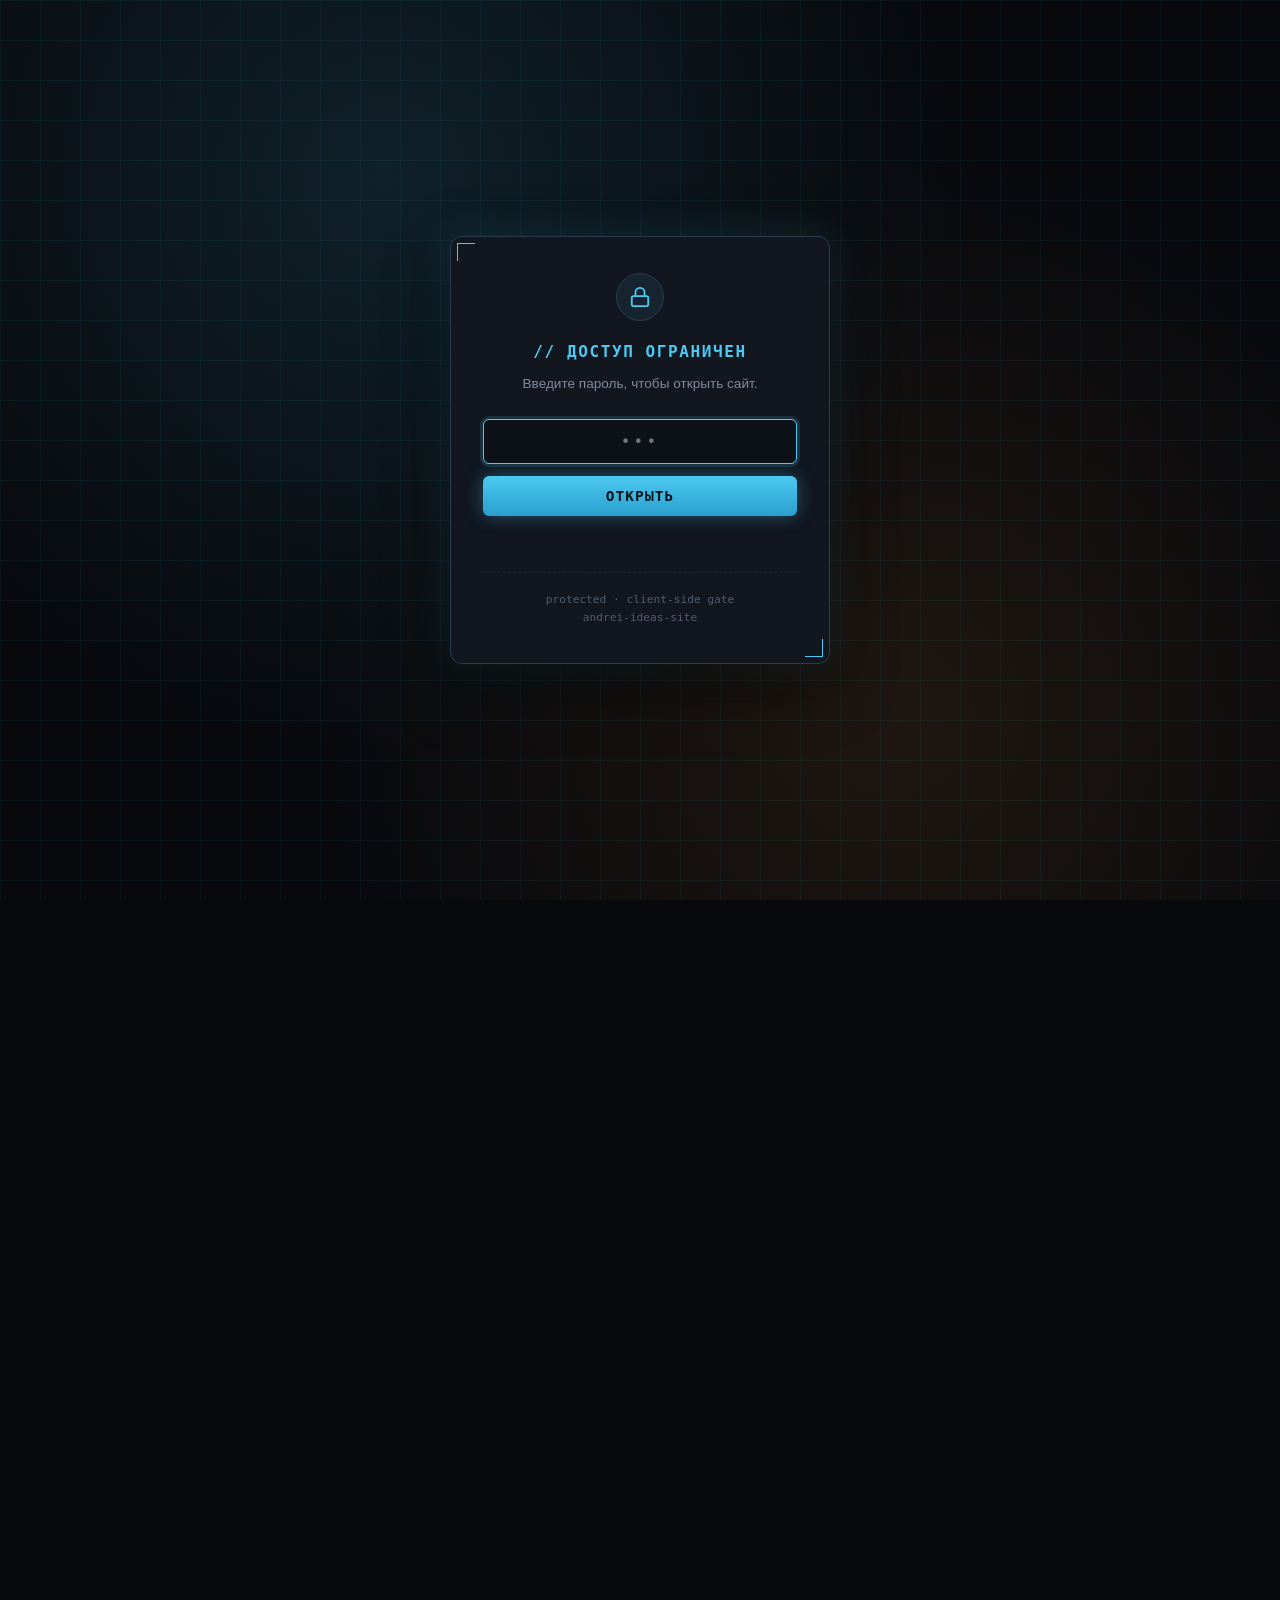
<file: index.html>
<!DOCTYPE html>
<html lang="ru">
<head>
<meta charset="UTF-8">
<meta name="viewport" content="width=device-width, initial-scale=1.0">
<title>Идеи Андрея — интерактивный сайт</title>
<meta name="description" content="Интерактивные идеи и проекты Андрея: мёбиус-узел, болты по ГОСТ, и другие инженерные концепции.">
<link rel="stylesheet" href="assets/css/main.css">
<link rel="stylesheet" href="assets/css/lock.css">
</head>
<body>

<header class="hero">
  <div class="hero-corners"></div>
  <div class="hero-inner">
    <div class="hero-tag">// ISAAC · IDEAS · v2.0</div>
    <h1>Идеи <span class="accent">Андрея</span></h1>
    <p class="hero-sub">Интерактивная витрина инженерных концепций, которые можно потрогать руками. Каждая идея — отдельная страница со схемами, 3D и интерактивом.</p>

    <div class="hero-stats" aria-label="Статистика сайта">
      <span class="stat-chip">
        <span class="stat-dot"></span>
        <span class="stat-val">5</span><span class="stat-label">/ live</span>
      </span>
      <span class="stat-chip">
        <span class="stat-val">6</span><span class="stat-label">/ ideas</span>
      </span>
      <span class="stat-chip">
        <span class="stat-val">13</span><span class="stat-label">/ files</span>
      </span>
      <span class="stat-chip">
        <span class="stat-val" id="deploy-age">…</span><span class="stat-label">/ since deploy</span>
      </span>
    </div>

    <div class="hero-meta">
      <span>RU · EN</span>
      <span class="dot">·</span>
      <span>Saint Petersburg</span>
      <span class="dot">·</span>
      <span>updated <time id="last-updated">…</time></span>
    </div>
  </div>
</header>

<nav class="quick-nav">
  <a href="#about">о сайте</a>
  <a href="#projects">проекты</a>
  <a href="#backlog">в работе</a>
  <a href="https://github.com/AndreySog/andrei-ideas-site" target="_blank" rel="noopener">github ↗</a>
</nav>

<main>

<section id="about">
  <h2><span class="num">01</span> О сайте</h2>
  <div class="split-grid">
    <div class="about-card">
      <h3>// зачем</h3>
      <p>Публичная витрина идей Андрея. Каждая страница — самодостаточный документ: открывается на телефоне, шарится по ссылке, показывается друзьям / инвесторам / производству.</p>
    </div>
    <div class="about-card">
      <h3>// форматы</h3>
      <p><strong>«Нарисуй»</strong> — пиксельный трейс учебного образца. Визуально точно, не редактируется как чертёж.</p>
      <p><strong>«Начерти»</strong> — параметрические кривые по ЕСКД. Открывается в Illustrator / Inkscape / AutoCAD, пригодно для производства.</p>
    </div>
    <div class="about-card">
      <h3>// стек</h3>
      <p>Чистый HTML + CSS + vanilla JS. Никаких бандлеров, фреймворков, CDN. Хостинг — GitHub Pages, деплой через git push.</p>
    </div>
    <div class="about-card">
      <h3>// обновления</h3>
      <p>Каждая итерация коммитится в <a href="https://github.com/AndreySog/andrei-ideas-site" target="_blank" rel="noopener">репозиторий</a>. История версий — в git, актуальная версия — на этом сайте. Без рекламы, без трекинга.</p>
    </div>
  </div>
</section>

<section id="projects">
  <h2><span class="num">02</span> Проекты</h2>

  <div class="subsection-label">
    <span>Live</span>
    <span class="count">5</span>
  </div>
  <div class="grid">

    <a class="card" href="ideas/rubber-letters.html">
      <div class="card-thumb thumb-rubber">
        <svg viewBox="0 0 200 100" xmlns="http://www.w3.org/2000/svg">
          <text x="100" y="62" text-anchor="middle" font-family="monospace" font-size="46" font-weight="900"
                fill="#f7fbff" stroke="var(--accent)" stroke-width="1.5">SIGN</text>
          <path d="M30 78 C70 92, 130 92, 170 78" fill="none" stroke="var(--accent-2)" stroke-width="2" stroke-dasharray="5,4"/>
          <circle cx="52" cy="28" r="5" fill="var(--accent)" opacity=".8"/>
          <circle cx="148" cy="28" r="5" fill="var(--accent-2)" opacity=".8"/>
        </svg>
      </div>
      <div class="card-body">
        <div class="card-meta">
          <span class="badge badge-status">● live</span>
          <span class="badge badge-tag">реклама</span>
          <span class="badge badge-complexity">anti-vandal</span>
        </div>
        <h3>Резиновые световые буквы</h3>
        <p>Лендинг для антивандальных объёмных букв из белой резины: LED/RGB-подсветка, гибкость, ударостойкость, фасадная и интерьерная реклама.</p>
        <div class="card-foot">
          <span>rubber-letters.html</span>
          <span class="arrow">открыть ↘</span>
        </div>
      </div>
    </a>

    <a class="card" href="ideas/mobius-unit.html">
      <div class="card-thumb thumb-mobius">
        <svg viewBox="0 0 200 100" xmlns="http://www.w3.org/2000/svg">
          <path d="M 20 50 C 70 10, 130 10, 180 50 C 130 90, 70 90, 20 50"
                fill="none" stroke="var(--accent)" stroke-width="3.5" stroke-linecap="round"/>
          <path d="M 20 50 C 70 90, 130 90, 180 50"
                fill="none" stroke="var(--accent-2)" stroke-width="2" stroke-dasharray="4,3"/>
          <circle cx="100" cy="50" r="6" fill="var(--accent-2)"/>
        </svg>
      </div>
      <div class="card-body">
        <div class="card-meta">
          <span class="badge badge-status">● live</span>
          <span class="badge badge-tag">топология</span>
          <span class="badge badge-complexity">⚙ R&amp;D</span>
        </div>
        <h3>Мёбиус-узел</h3>
        <p>Лента Мёбиуса как несущая рама + катушки + магниты. Не-реципрокные моды, сниженная самоиндукция, хиральный EM-ответ.</p>
        <div class="card-foot">
          <span>mobius-unit.html</span>
          <span class="arrow">открыть ↘</span>
        </div>
      </div>
    </a>

    <a class="card" href="ideas/cottage-classic.html">
      <div class="card-thumb thumb-cottage">
        <svg viewBox="0 0 200 100" xmlns="http://www.w3.org/2000/svg">
          <rect x="20" y="35" width="120" height="55" fill="none" stroke="var(--accent)" stroke-width="2.5"/>
          <rect x="140" y="55" width="40" height="35" fill="none" stroke="var(--accent)" stroke-width="2" stroke-dasharray="3,2"/>
          <polygon points="20,35 80,15 140,35" fill="none" stroke="var(--accent)" stroke-width="2.5"/>
          <line x1="40" y1="55" x2="60" y2="55" stroke="var(--accent-2)" stroke-width="1.5"/>
          <line x1="40" y1="75" x2="60" y2="75" stroke="var(--accent-2)" stroke-width="1.5"/>
          <line x1="90" y1="55" x2="120" y2="55" stroke="var(--accent-2)" stroke-width="1.5"/>
        </svg>
      </div>
      <div class="card-body">
        <div class="card-meta">
          <span class="badge badge-status">● live</span>
          <span class="badge badge-tag">архитектура</span>
          <span class="badge badge-complexity">✓ СП 55</span>
        </div>
        <h3>Коттедж классика — 120 м²</h3>
        <p>2 этажа, 10×12 м + терраса. Планы этажей по ГОСТ 21.501 с автоматической проверкой по СП 55.13330.2011. Сгенерировано через skill arch-cad-generator (адаптация под RU-нормы).</p>
        <div class="card-foot">
          <span>cottage-classic.html</span>
          <span class="arrow">открыть ↘</span>
        </div>
      </div>
    </a>

    <a class="card" href="ideas/bolt-m8.html">
      <div class="card-thumb thumb-bolt">
        <svg viewBox="0 0 200 100" xmlns="http://www.w3.org/2000/svg">
          <polygon points="30,25 70,25 70,35 145,35 145,70 70,70 70,80 30,80"
                   fill="none" stroke="var(--accent)" stroke-width="2.5"/>
          <polygon points="50,25 70,25 70,80 50,80"
                   fill="none" stroke="var(--accent-2)" stroke-width="1.5" stroke-dasharray="3,2"/>
          <circle cx="60" cy="52" r="9" fill="none" stroke="var(--accent-2)" stroke-width="2"/>
        </svg>
      </div>
      <div class="card-body">
        <div class="card-meta">
          <span class="badge badge-status">● live</span>
          <span class="badge badge-tag">крепёж</span>
          <span class="badge badge-complexity">✓ ГОСТ</span>
        </div>
        <h3>Болт М8 × 40</h3>
        <p>Демонстрация двух форматов одной детали: «нарисуй» (трейс Рис. 51) ↔ «начерти» (ЕСКД, параметрический). Переключение интерактивное.</p>
        <div class="card-foot">
          <span>bolt-m8.html</span>
          <span class="arrow">открыть ↘</span>
        </div>
      </div>
    </a>

    <a class="card" href="ideas/bolt-m10.html">
      <div class="card-thumb thumb-bolt">
        <svg viewBox="0 0 200 100" xmlns="http://www.w3.org/2000/svg">
          <polygon points="22,28 70,28 70,38 158,38 158,68 70,68 70,78 22,78"
                   fill="none" stroke="var(--accent)" stroke-width="2.5"/>
          <polygon points="48,28 70,28 70,78 48,78"
                   fill="none" stroke="var(--accent-2)" stroke-width="1.5" stroke-dasharray="3,2"/>
          <circle cx="60" cy="53" r="11" fill="none" stroke="var(--accent-2)" stroke-width="2"/>
        </svg>
      </div>
      <div class="card-body">
        <div class="card-meta">
          <span class="badge badge-status">● live</span>
          <span class="badge badge-tag">крепёж</span>
          <span class="badge badge-complexity">✓ ГОСТ</span>
        </div>
        <h3>Болт М10 × 50</h3>
        <p>Параметрический чертёж по ЕСКД — главный вид с размерами и вид слева. Сгенерировано по skill «eskd-svg-drafting» (msgId 953 apply).</p>
        <div class="card-foot">
          <span>bolt-m10.html</span>
          <span class="arrow">открыть ↘</span>
        </div>
      </div>
    </a>

  </div>

  <div class="subsection-label" id="backlog" hidden>
    <span>В работе</span>
    <span class="count">0</span>
  </div>
</section>

</main>

<footer>
  <div class="links">
    <a href="https://github.com/AndreySog/andrei-ideas-site" target="_blank" rel="noopener">github</a>
    <a href="https://github.com/AndreySog/andrei-ideas-site/commits/main" target="_blank" rel="noopener">history</a>
    <a href="https://andreysog.github.io/andrei-ideas-site/" target="_blank" rel="noopener">permalink</a>
    <span class="gate-badge" title="Защищено паролем (клиентский гейт)"><span class="dot"></span>protected</span>
  </div>
  <div>
    собран Isaac'ом · хостинг GitHub Pages ·
    <span class="commit">build <span id="commit-sha">…</span></span>
  </div>
</footer>

<script src="assets/js/main.js"></script>
<script src="assets/js/lock.js"></script>
</body>
</html>
</file>
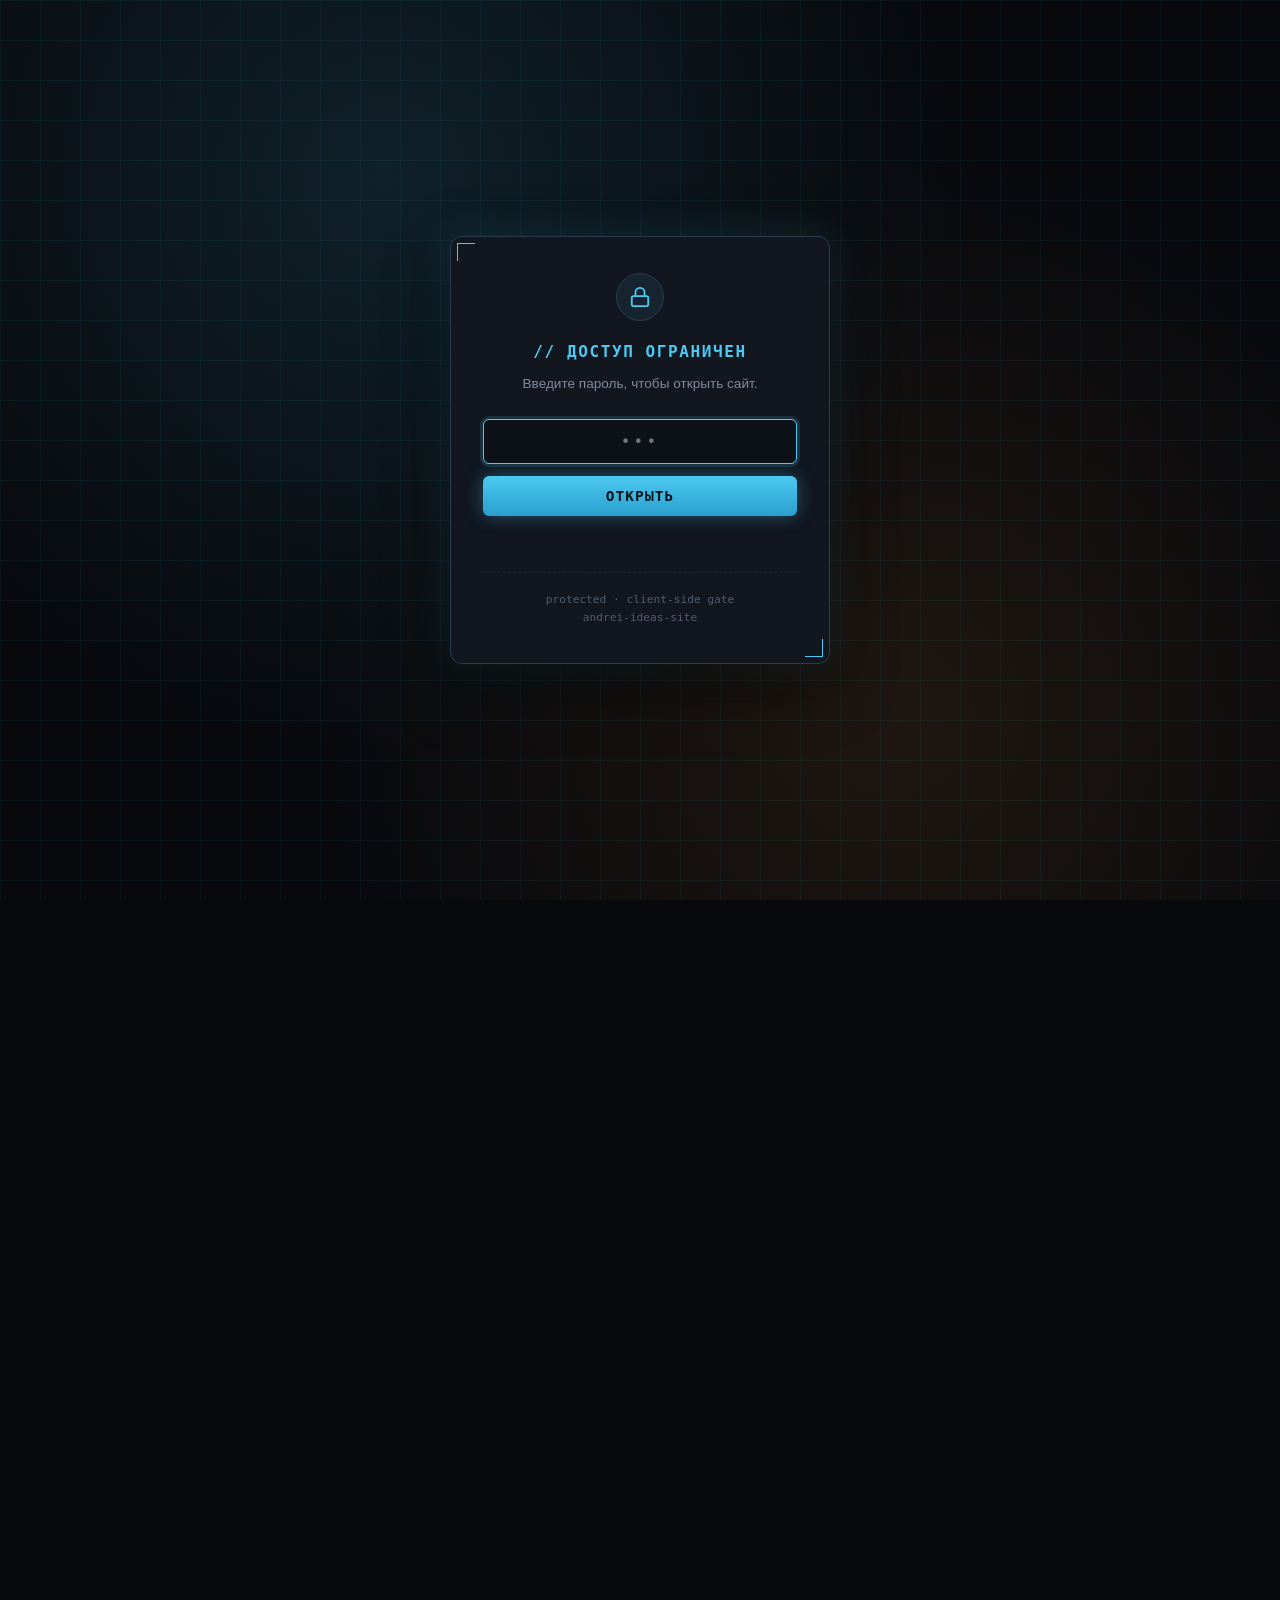
<file: ideas/bolt-m10.html>
<!DOCTYPE html>
<html lang="ru">
<head>
<meta charset="UTF-8">
<meta name="viewport" content="width=device-width, initial-scale=1.0">
<title>Болт М10 × 50 — Идеи Андрея</title>
<meta name="description" content="Болт М10 × 50 по ГОСТ 7798-70. Параметрический чертёж по ЕСКД (начерти) — главный вид и вид слева.">
<link rel="stylesheet" href="../assets/css/main.css">
<link rel="stylesheet" href="../assets/css/lock.css">
</head>
<body>

<header class="hero">
  <div class="hero-corners"></div>
  <div class="hero-inner">
    <div class="hero-tag">// IDEA · 03 · LIVE</div>
    <h1 class="h1-page">Болт <span class="accent">М10 × 50</span></h1>
    <p class="subtitle">Параметрический чертёж по ЕСКД — формат «начерти». Главный вид с размерами + вид слева (шестигранник).</p>

    <div class="meta-bar">
      <span class="meta-chip">ГОСТ 7798-70</span>
      <span class="meta-chip">Крепёж</span>
      <span class="meta-chip">d = 10 мм · l = 50 мм</span>
      <span class="meta-chip">updated 10:48 EDT</span>
    </div>
  </div>
</header>

<nav class="quick-nav">
  <a href="../index.html">← назад</a>
  <a href="#draw">чертёж</a>
  <a href="#spec">спецификация</a>
  <a href="https://github.com/AndreySog/andrei-ideas-site" target="_blank" rel="noopener">github ↗</a>
</nav>

<main>

<section id="draw">
  <h2><span class="num">01</span> Чертёж</h2>

  <div class="stage">
    <button class="stage-expand" aria-label="На весь экран">⛶ fullscreen</button>
    <img src="../assets/img/bolt-m10-nacherti.svg" alt="Болт М10 × 50 — главный вид с размерами и вид слева">
  </div>

  <div class="note">
    <strong>// начерти</strong> — параметрический SVG по ЕСКД: реальные <code>&lt;line&gt;</code>,
    <code>&lt;polygon&gt;</code>, <code>&lt;circle&gt;</code>. Все размеры — в соответствии с §1
    JSON-константами (<code>scale_px_per_mm = 3</code>, <code>stroke ∈ {2.4, 1}</code>, шрифт
    <code>'PT Sans' italic 15 px</code>). Один цвет — <code>#1A1A18</code>, никаких градиентов или
    скруглений. Стрелки — единый <code>&lt;marker id="ar"&gt;</code>.
  </div>
</section>

<section id="spec">
  <h2><span class="num">02</span> Спецификация (Таблица 10)</h2>
  <table style="border-collapse:collapse; border:2.4px solid #1A1A18; font:15px 'PT Sans'; text-align:center; width:100%; max-width:520px">
    <tbody>
      <tr>
        <td style="border:1px solid #1A1A18; padding:7px 14px; text-align:left; width:50%">Диаметр резьбы, <i>d</i></td>
        <td style="border:1px solid #1A1A18; padding:7px 14px">10</td>
      </tr>
      <tr>
        <td style="border:1px solid #1A1A18; padding:7px 14px; text-align:left">Шаг резьбы, <i>P</i> (крупный)</td>
        <td style="border:1px solid #1A1A18; padding:7px 14px">1,5</td>
      </tr>
      <tr>
        <td style="border:1px solid #1A1A18; padding:7px 14px; text-align:left">Длина стержня, <i>l</i></td>
        <td style="border:1px solid #1A1A18; padding:7px 14px">50</td>
      </tr>
      <tr>
        <td style="border:1px solid #1A1A18; padding:7px 14px; text-align:left">Длина резьбы, <i>l₀</i></td>
        <td style="border:1px solid #1A1A18; padding:7px 14px">26</td>
      </tr>
      <tr>
        <td style="border:1px solid #1A1A18; padding:7px 14px; text-align:left">Размер под ключ, <i>S</i></td>
        <td style="border:1px solid #1A1A18; padding:7px 14px">17</td>
      </tr>
      <tr>
        <td style="border:1px solid #1A1A18; padding:7px 14px; text-align:left">Диаметр описанной, <i>D</i></td>
        <td style="border:1px solid #1A1A18; padding:7px 14px">18,7</td>
      </tr>
      <tr>
        <td style="border:1px solid #1A1A18; padding:7px 14px; text-align:left">Высота головки, <i>h</i></td>
        <td style="border:1px solid #1A1A18; padding:7px 14px">7</td>
      </tr>
      <tr>
        <td style="border:1px solid #1A1A18; padding:7px 14px; text-align:left">Фаска, <i>c</i> × 45°</td>
        <td style="border:1px solid #1A1A18; padding:7px 14px">1,5</td>
      </tr>
    </tbody>
  </table>

  <div class="prose">
    <p style="margin-top:16px">Размеры под ключ и описанной окружности — из Таблицы 10 ГОСТ 7798-70.
    Длина резьбы <i>l₀</i> для М10×50 — 26 мм по ГОСТ (полная резьба до l ≤ 125 мм).</p>
  </div>
</section>

</main>

<footer>
  <p>Сайт собран Isaac'ом (Asimov-persona) ·
    <a href="../index.html">← назад к проектам</a> ·
    <a href="https://github.com/AndreySog/andrei-ideas-site" target="_blank" rel="noopener">github</a>
    <span class="gate-badge" title="Защищено паролем (клиентский гейт)"><span class="dot"></span>protected</span>
  </p>
</footer>

<script src="../assets/js/main.js"></script>
<script src="../assets/js/lock.js"></script>
</body>
</html>
</file>
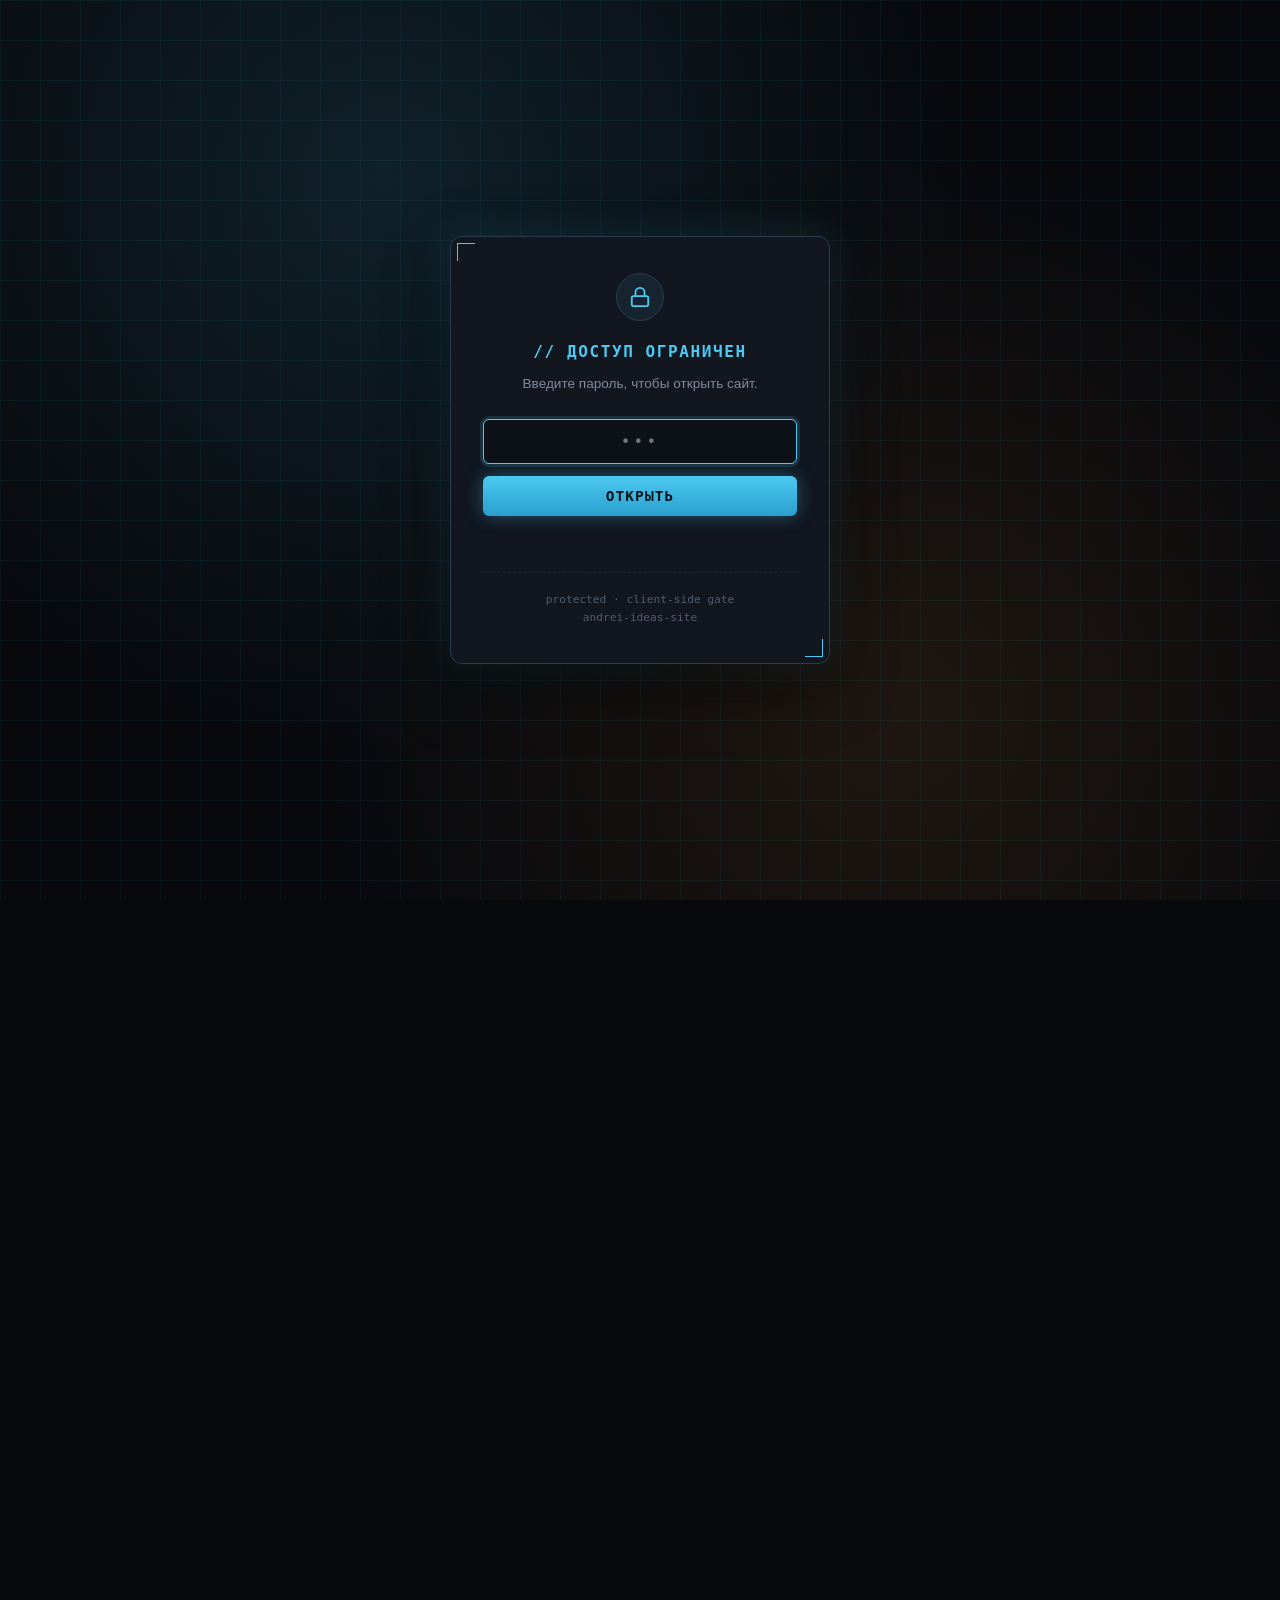
<file: ideas/bolt-m8.html>
<!DOCTYPE html>
<html lang="ru">
<head>
<meta charset="UTF-8">
<meta name="viewport" content="width=device-width, initial-scale=1.0">
<title>Болт М8 × 40 — Идеи Андрея</title>
<meta name="description" content="Болт М8 × 40 по ГОСТ 7798-70. Сравнение форматов «нарисуй» (Рис. 51) и «начерти» (ЕСКД).">
<link rel="stylesheet" href="../assets/css/main.css">
<link rel="stylesheet" href="../assets/css/lock.css">
</head>
<body>

<header class="hero">
  <div class="hero-corners"></div>
  <div class="hero-inner">
    <div class="hero-tag">// IDEA · 02 · LIVE · ESKD-SVG applied</div>
    <h1 class="h1-page">Болт <span class="accent">М8 × 40</span></h1>
    <p class="subtitle">Два способа показать одну и ту же деталь: точная копия учебника или параметрический чертёж по ЕСКД.</p>

    <div class="meta-bar">
      <span class="meta-chip">ГОСТ 7798-70</span>
      <span class="meta-chip">Крепёж</span>
      <span class="meta-chip">d = 8 мм · l = 40 мм</span>
      <span class="meta-chip">updated 10:48 EDT</span>
    </div>
  </div>
</header>

<nav class="quick-nav">
  <a href="../index.html">← назад</a>
  <a href="#switch">формат</a>
  <a href="#comparison">сравнение</a>
  <a href="https://github.com/AndreySog/andrei-ideas-site" target="_blank" rel="noopener">github ↗</a>
</nav>

<main>

<section id="switch">
  <h2><span class="num">01</span> Выбор формата</h2>

  <div class="switcher" role="tablist">
    <button data-view="view-na4isuy" class="active" data-key="1">① Нарисуй</button>
    <button data-view="view-nacherti" data-key="2">② Начерти</button>
  </div>
  <span class="switcher-hint">клавиши <kbd>1</kbd> / <kbd>2</kbd></span>

  <div id="view-na4isuy" class="view active">
    <div class="stage">
      <button class="stage-expand" aria-label="На весь экран">⛶ fullscreen</button>
      <img src="../assets/img/bolt-m8-ris51.svg" alt="Болт М8 × 40 — нарисовано по образцу Рис. 51 из учебника">
    </div>
    <div class="note">
      <strong>// нарисуй</strong> — это пиксельный трейс учебного образца. Все неровности линий, штрихи и подписи
      один-в-один как в учебнике. Используется как наглядное пособие: открыл, показал, все «био-человеки» понимают.
      <br><br>
      <em>Не редактируется как параметрический чертёж.</em>
    </div>
  </div>

  <div id="view-nacherti" class="view">
    <div class="stage">
      <button class="stage-expand" aria-label="На весь экран">⛶ fullscreen</button>
      <img src="../assets/img/bolt-m8-nacherti.svg" alt="Болт М8 × 40 — параметрический чертёж по ЕСКД">
    </div>
    <div class="note">
      <strong>// начерти</strong> — параметрический SVG: реальные <code>&lt;line&gt;</code>, <code>&lt;polygon&gt;</code>,
      <code>&lt;circle&gt;</code>. Открывается в Illustrator / Inkscape / AutoCAD, редактируется.
      Размеры d, l, l₀, h, S, D — переменные, можно подставить под любой типоразмер из ГОСТ 7798-70.
      <br><br>
      <em>Пригодно для производства.</em>
    </div>
  </div>
</section>

<section id="comparison">
  <h2><span class="num">02</span> Сравнение</h2>
  <div class="prose">
    <p>Одна и та же деталь — болт М8 × 40 по ГОСТ 7798-70. Размеры стандартные: <strong>d = 8 мм</strong>, <strong>l = 40 мм</strong>, <strong>S = 13 мм</strong>, <strong>h = 5.3 мм</strong>, <strong>D ≈ 0.95·S</strong>.</p>

    <p>Демонстрирует главный принцип визуализации для Андрея:</p>
    <ul>
      <li><strong>Нарисуй</strong> — когда нужна универсально понятная картинка (обучение, объяснение, шеринг).</li>
      <li><strong>Начерти</strong> — когда нужны редактируемые размеры и соответствие ЕСКД (производство, КД).</li>
    </ul>

    <p>Исходники SVG обоих форматов лежат в <code>assets/img/</code> репозитория — можно скачать и использовать в своих задачах.</p>
  </div>
</section>

</main>

<footer>
  <p>Сайт собран Isaac'ом (Asimov-persona) ·
    <a href="../index.html">← назад к проектам</a> ·
    <a href="https://github.com/AndreySog/andrei-ideas-site" target="_blank" rel="noopener">github</a>
    <span class="gate-badge" title="Защищено паролем (клиентский гейт)"><span class="dot"></span>protected</span>
  </p>
</footer>

<script src="../assets/js/main.js"></script>
<script src="../assets/js/lock.js"></script>
</body>
</html>
</file>
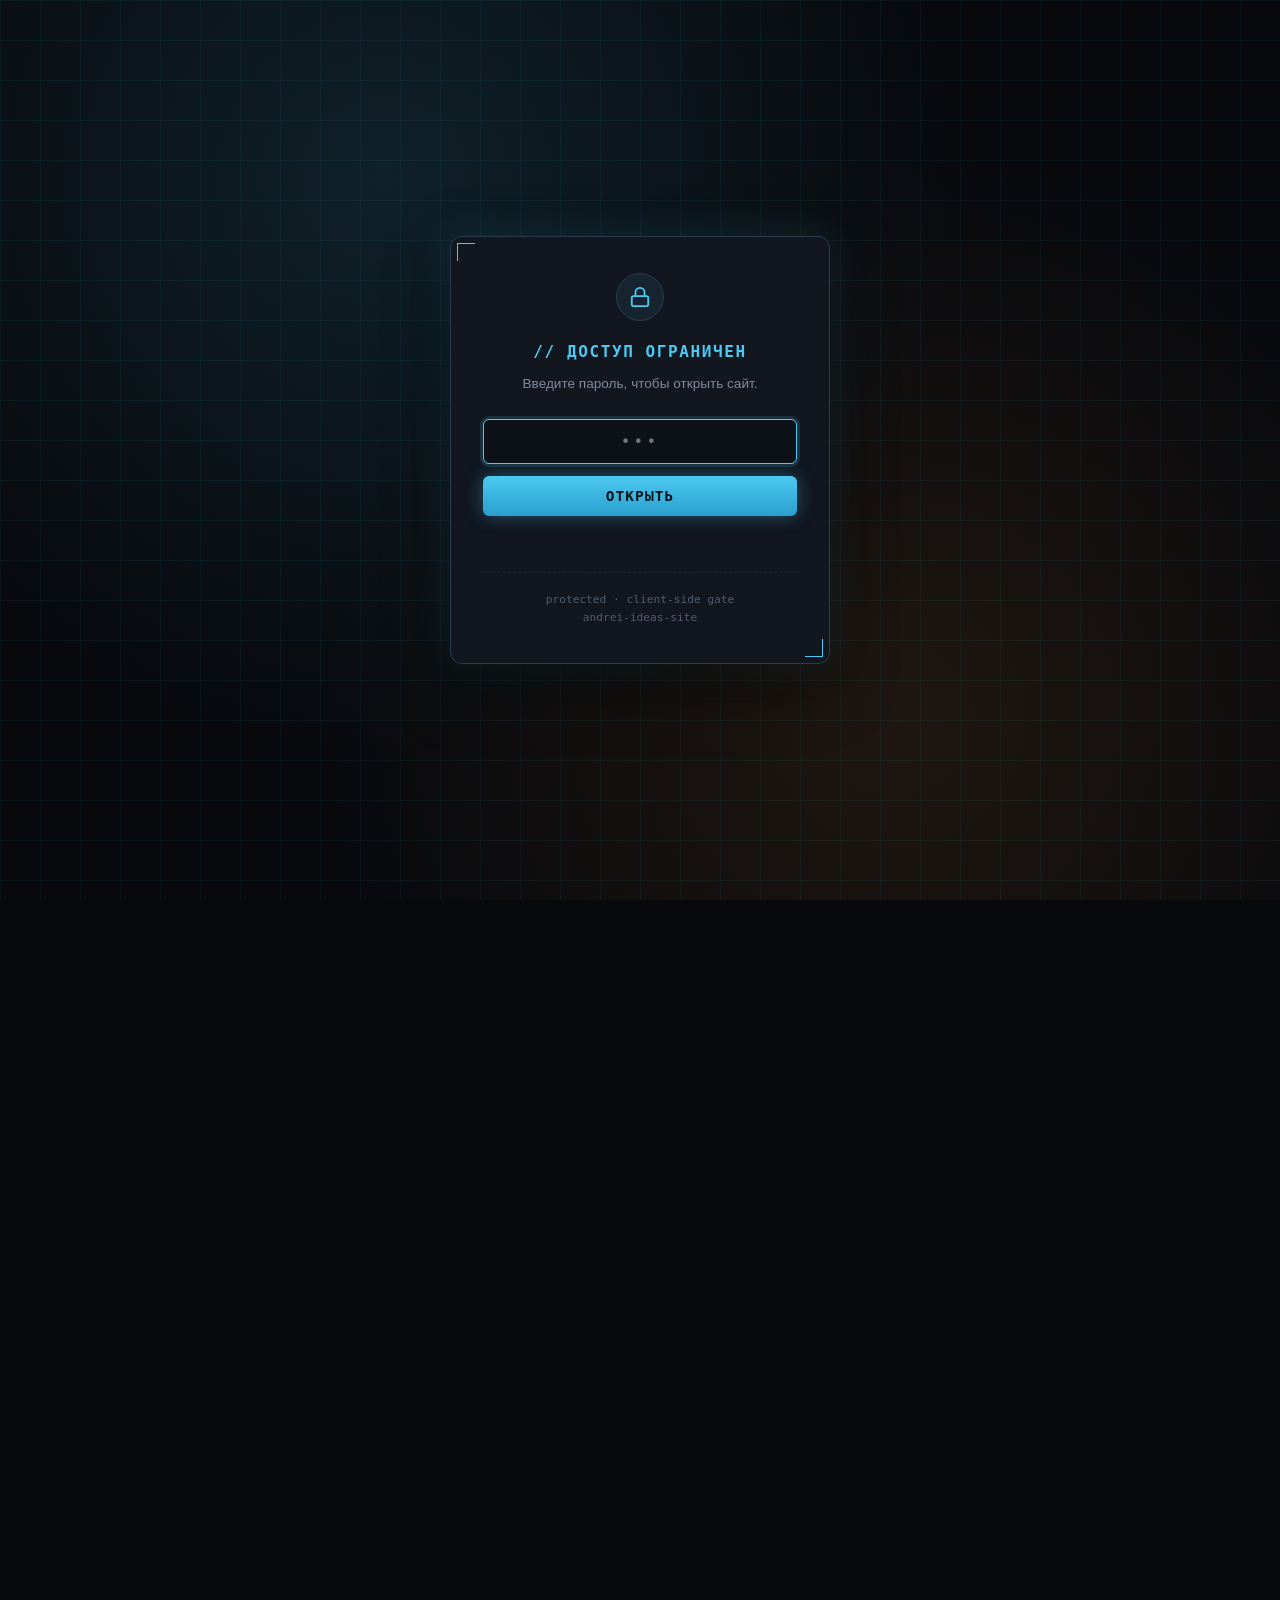
<file: ideas/cottage-classic.html>
<!doctype html>
<html lang="ru">
<head>
<meta charset="utf-8">
<meta name="viewport" content="width=device-width,initial-scale=1">
<title>Коттедж классика 120 м² — andrei-ideas-site</title>
<link rel="stylesheet" href="../assets/css/main.css">
<link rel="stylesheet" href="../assets/css/lock.css">
<style>
  .cottage-hero { padding: 32px; max-width: 1100px; margin: 0 auto; }
  .cottage-hero h1 { font-size: 28px; margin: 0 0 8px; letter-spacing: -0.5px; }
  .cottage-hero .meta { color: #6b6b6b; font-size: 14px; margin-bottom: 24px; }
  .cottage-hero .meta b { color: #1A1A18; }
  .cottage-section { margin: 32px 0; }
  .cottage-section h2 { font-size: 20px; margin: 0 0 12px; color: #1A1A18; border-bottom: 1px solid #e5e5e5; padding-bottom: 8px; }
  .cottage-section h3 { font-size: 16px; margin: 24px 0 8px; color: #1A1A18; }
  .cottage-section img { max-width: 100%; height: auto; border: 1px solid #e5e5e5; border-radius: 6px; background: #fafafa; }
  .cottage-section p { line-height: 1.6; color: #2b2b2b; }
  .cottage-specs { display: grid; grid-template-columns: repeat(auto-fit, minmax(220px, 1fr)); gap: 16px; margin: 24px 0; }
  .cottage-specs .spec { background: #faf7f2; border-left: 3px solid #8b6f47; padding: 12px 16px; border-radius: 4px; }
  .cottage-specs .spec .label { font-size: 12px; color: #6b6b6b; text-transform: uppercase; letter-spacing: 0.5px; }
  .cottage-specs .spec .value { font-size: 20px; font-weight: 600; color: #1A1A18; margin-top: 4px; }
  .cottage-specs .spec .sub { font-size: 12px; color: #6b6b6b; margin-top: 4px; }
  .cottage-rooms { width: 100%; border-collapse: collapse; margin: 16px 0; }
  .cottage-rooms th, .cottage-rooms td { padding: 8px 12px; text-align: left; border-bottom: 1px solid #e5e5e5; font-size: 14px; }
  .cottage-rooms th { background: #faf7f2; font-weight: 600; color: #1A1A18; }
  .cottage-rooms td.num { text-align: right; font-variant-numeric: tabular-nums; }
  .cottage-rooms tr:last-child td { background: #faf7f2; font-weight: 600; }
  .cottage-nav { display: flex; gap: 12px; margin-top: 32px; padding-top: 24px; border-top: 1px solid #e5e5e5; }
  .cottage-nav a { color: #1A1A18; text-decoration: none; padding: 8px 16px; border: 1px solid #d5d5d5; border-radius: 4px; font-size: 14px; transition: all 0.15s; }
  .cottage-nav a:hover { background: #1A1A18; color: #fff; border-color: #1A1A18; }
  .cottage-norm { background: #e8f5e9; border-left: 3px solid #4caf50; padding: 12px 16px; border-radius: 4px; font-size: 13px; margin: 16px 0; }
  .cottage-norm b { color: #2e7d32; }
  .cottage-warn { background: #fff3e0; border-left: 3px solid #ff9800; padding: 12px 16px; border-radius: 4px; font-size: 13px; margin: 16px 0; }
</style>
</head>
<body>
<main class="cottage-hero">
  <p style="margin:0 0 8px;font-size:13px;color:#8b6f47;letter-spacing:0.5px;text-transform:uppercase;">Архитектурный проект · 2026-07-18</p>
  <h1>Коттедж классика — 120 м²</h1>
  <p class="meta">
    2 этажа · 10×12 м · внешние стены 400 мм · перегородки 120 мм ·
    по нормам <b>СП 55.13330.2011</b> и <b>ГОСТ 21.501-2018</b>
  </p>

  <div class="cottage-section">
    <img src="../assets/img/cottage-classic.png" alt="Планы этажей коттеджа">
    <p style="font-size:13px;color:#6b6b6b;text-align:center;margin-top:8px;">
      Рис. 1 — Объединённый план 1 и 2 этажа (М 1:100 по ГОСТ 2.302)
    </p>
  </div>

  <div class="cottage-section">
    <h2>Общая спецификация</h2>
    <div class="cottage-specs">
      <div class="spec">
        <div class="label">Общая площадь</div>
        <div class="value">≈ 120 м²</div>
        <div class="sub">1 этаж: ~62 м² + 2 этаж: ~92 м²</div>
      </div>
      <div class="spec">
        <div class="label">Габариты</div>
        <div class="value">10 × 12 м</div>
        <div class="sub">+ терраса 3 × 6 м</div>
      </div>
      <div class="spec">
        <div class="label">Этажность</div>
        <div class="value">2</div>
        <div class="sub">высота этажа 3.0 м</div>
      </div>
      <div class="spec">
        <div class="label">Спален</div>
        <div class="value">4</div>
        <div class="sub">1 + 3 (2 этаж)</div>
      </div>
      <div class="spec">
        <div class="label">Санузлов</div>
        <div class="value">2</div>
        <div class="sub">1 на этаж</div>
      </div>
      <div class="spec">
        <div class="label">Тип стен</div>
        <div class="value">400 / 120 мм</div>
        <div class="sub">внешн. / внутр. (брус/кирпич)</div>
      </div>
    </div>
  </div>

  <div class="cottage-section">
    <h2>План 1 этажа</h2>
    <img src="../assets/img/cottage-floor1.png" alt="План 1 этажа">
    <p style="font-size:13px;color:#6b6b6b;text-align:center;margin-top:8px;">
      Рис. 2 — План 1 этажа: тамбур, кухня-гостиная, санузел, спальня, терраса
    </p>

    <h3>Экспликация помещений 1 этажа</h3>
    <table class="cottage-rooms">
      <thead>
        <tr><th>Помещение</th><th class="num">Размер, м</th><th class="num">Площадь, м²</th><th>Норматив</th></tr>
      </thead>
      <tbody>
        <tr><td>Тамбур</td><td class="num">2.0 × 2.0</td><td class="num">4.0</td><td>—</td></tr>
        <tr><td>Санузел</td><td class="num">2.0 × 2.5</td><td class="num">5.0</td><td>≥ 2.5 ✓</td></tr>
        <tr><td>Спальня (гостевая)</td><td class="num">4.0 × 4.0</td><td class="num">16.0</td><td>≥ 10.0 ✓</td></tr>
        <tr><td>Кухня-гостиная</td><td class="num">8.0 × 6.0</td><td class="num">48.0</td><td>≥ 16.0 ✓</td></tr>
        <tr><td>Терраса (открытая)</td><td class="num">3.0 × 6.0</td><td class="num">18.0</td><td>не учитывается</td></tr>
        <tr><td>ИТОГО (без террасы)</td><td class="num">—</td><td class="num">73.0</td><td>—</td></tr>
      </tbody>
    </table>
  </div>

  <div class="cottage-section">
    <h2>План 2 этажа</h2>
    <img src="../assets/img/cottage-floor2.png" alt="План 2 этажа">
    <p style="font-size:13px;color:#6b6b6b;text-align:center;margin-top:8px;">
      Рис. 3 — План 2 этажа: санузел 2, лестница, холл, 3 спальни
    </p>

    <h3>Экспликация помещений 2 этажа</h3>
    <table class="cottage-rooms">
      <thead>
        <tr><th>Помещение</th><th class="num">Размер, м</th><th class="num">Площадь, м²</th><th>Норматив</th></tr>
      </thead>
      <tbody>
        <tr><td>Санузел 2</td><td class="num">3.0 × 4.0</td><td class="num">12.0</td><td>≥ 2.5 ✓</td></tr>
        <tr><td>Лестница</td><td class="num">1.0 × 4.0</td><td class="num">4.0</td><td>марш 1.0 м ✓</td></tr>
        <tr><td>Холл</td><td class="num">1.5 × 3.0</td><td class="num">4.5</td><td>≥ 1.1 шир. ✓</td></tr>
        <tr><td>Спальня 1 (хозяева)</td><td class="num">5.0 × 4.0</td><td class="num">20.0</td><td>≥ 10.0 ✓</td></tr>
        <tr><td>Спальня 2</td><td class="num">5.0 × 8.0</td><td class="num">40.0</td><td>≥ 10.0 ✓</td></tr>
        <tr><td>Спальня 3</td><td class="num">3.5 × 4.0</td><td class="num">14.0</td><td>≥ 10.0 ✓</td></tr>
        <tr><td>ИТОГО</td><td class="num">—</td><td class="num">94.5</td><td>—</td></tr>
      </tbody>
    </table>
  </div>

  <div class="cottage-section">
    <h2>Соответствие нормам</h2>
    <div class="cottage-norm">
      <b>✓ СП 55.13330.2011 «Дома жилые одноквартирные»</b> — все спальни ≥ 10 м², кухня-гостиная ≥ 16 м², санузлы ≥ 2.5 м². Автоматическая проверка пройдена.
    </div>
    <div class="cottage-norm">
      <b>✓ СП 54.13330.2022 «Здания жилые многоквартирные»</b> — высоты этажей 3.0 м соответствуют норме ≥ 3.0 м, ширина коридоров и лестничного марша в норме.
    </div>
    <div class="cottage-norm">
      <b>✓ ГОСТ 21.501-2018</b> — линии выполнены по ГОСТ 2.303 (внешние стены толстой линией, оси штрихпунктиром 24-5-3-5, размеры выносными, двери с дугами открытия).
    </div>

    <h3>Конструктивные решения (TODO для архитектора)</h3>
    <ul style="line-height:1.8;">
      <li><b>Фундамент:</b> ленточный или плитный (зависит от грунта — нужно геология)</li>
      <li><b>Стены:</b> 400 мм внешние — керамический блок Porotherm 380 + 20 мм штукатурка, или брус 200 + утеплитель 150 + облицовка</li>
      <li><b>Перекрытие:</b> деревянные балки 200×50, шаг 600 мм, или ж/б плита 160 мм</li>
      <li><b>Кровля:</b> двускатная, металлочерепица или фальцевая, уклон ≥ 30°, вынос карниза 500 мм</li>
      <li><b>Окна:</b> ПВХ или дерево, двойной стеклопакет (СНиП 23-02 для МО — R₀ ≥ 0.49 м²·°C/Вт)</li>
      <li><b>Лестница:</b> Г-образная с забежными ступенями, ширина марша 1000 мм, высота ступени 180 мм, ширина проступи 250 мм</li>
      <li><b>Отопление:</b> газовый котёл + радиаторы, или электроконвекторы (зависит от подключения к газу)</li>
    </ul>
  </div>

  <div class="cottage-section">
    <h2>Что нужно сделать дальше</h2>
    <ol style="line-height:1.8;">
      <li><b>Фасады</b> — нужны 4 фасада (южный с террасой, северный, восточный, западный) с окнами и кровлей</li>
      <li><b>Разрез</b> — поперечный разрез покажет высоту этажей, конструкцию перекрытия и кровли</li>
      <li><b>Генплан</b> — расположение дома на участке, подъезд, отмостка, септик, скважина</li>
      <li><b>Узлы</b> — деталировка узлов (карниз, цоколь, проёмы, лестница)</li>
      <li><b>Инженерные сети</b> — электрика, водоснабжение, канализация, отопление (отдельные разделы)</li>
      <li><b>Смета</b> — расчёт стоимости материалов и работ</li>
    </ol>
  </div>

  <div class="cottage-warn">
    <b>⚠️ Это концепт, не рабочая документация.</b> Для получения разрешения на строительство нужен проект от лицензированного архитектора с допуском СРО, привязка к геологии участка, расчёт нагрузок и согласование с местной администрацией.
  </div>

  <div class="cottage-nav">
    <a href="../index.html">← На главную</a>
    <a href="bolt-m8.html">→ Болт М8×40</a>
    <a href="bolt-m10.html">→ Болт М10×50</a>
  </div>
</main>
<script src="../assets/js/lock.js"></script>
<script src="../assets/js/main.js"></script>
</body>
</html>
</file>
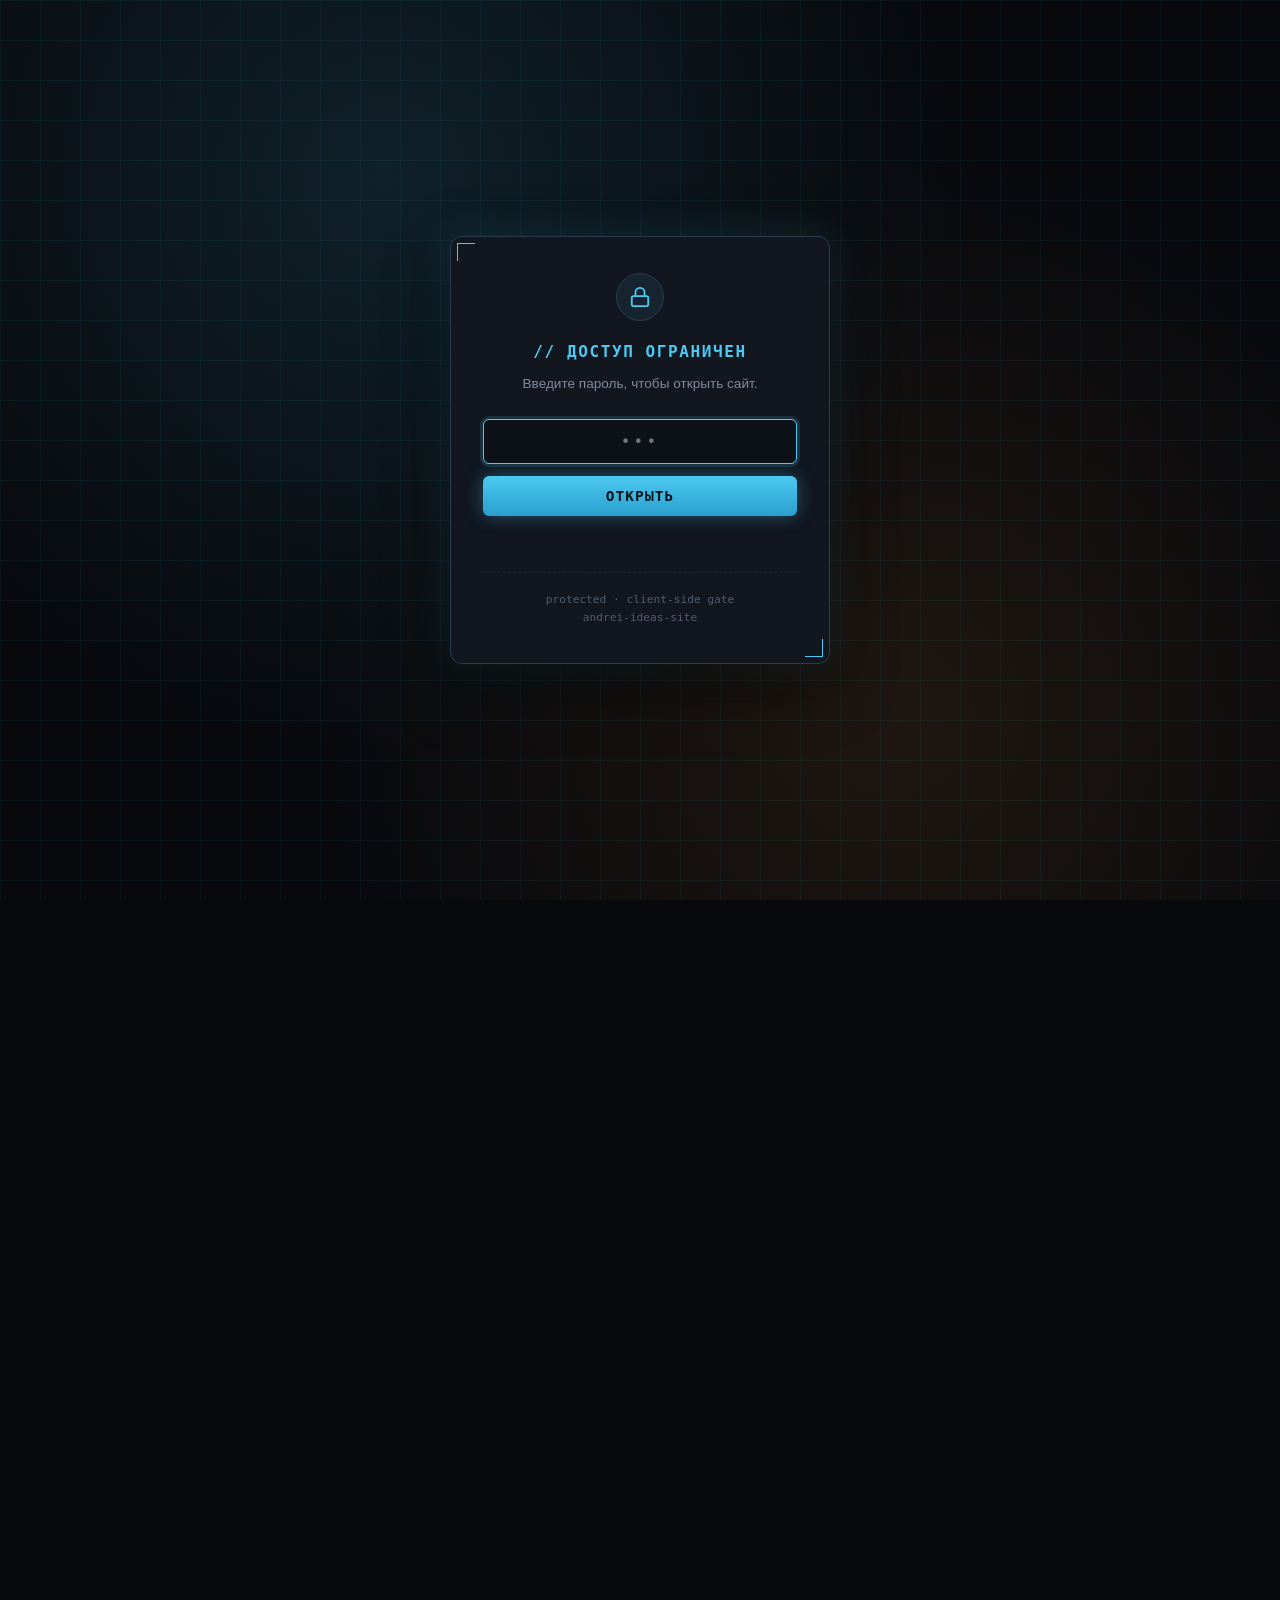
<file: ideas/mobius-unit.html>
<!DOCTYPE html>
<html lang="ru">
<head>
<meta charset="UTF-8">
<meta name="viewport" content="width=device-width, initial-scale=1.0">
<title>Мёбиус-узел — Идеи Андрея</title>
<meta name="description" content="Мёбиус-лента как несущая конструкция + катушки + магниты. Топология + электромагнетизм.">
<link rel="stylesheet" href="../assets/css/main.css">
<link rel="stylesheet" href="../assets/css/lock.css">
</head>
<body>

<header class="hero">
  <div class="hero-corners"></div>
  <div class="hero-inner">
    <div class="hero-tag">// IDEA · 01 · LIVE</div>
    <h1 class="h1-page">Мёбиус-<span class="accent">узел</span></h1>
    <p class="subtitle">Лента Мёбиуса как несущая конструкция + катушки возбуждения + постоянные магниты. Хиральный EM-ответ, сниженная самоиндукция.</p>

    <div class="meta-bar">
      <span class="meta-chip">Топология</span>
      <span class="meta-chip">Электроника</span>
      <span class="meta-chip">R&amp;D</span>
      <span class="meta-chip">updated 09:28 EDT</span>
    </div>
  </div>
</header>

<nav class="quick-nav">
  <a href="../index.html">← назад</a>
  <a href="#concept">концепт</a>
  <a href="#schematic">схема</a>
  <a href="#next">что дальше</a>
  <a href="https://github.com/AndreySog/andrei-ideas-site" target="_blank" rel="noopener">github ↗</a>
</nav>

<main>

<section id="concept">
  <h2><span class="num">01</span> Концепт</h2>
  <div class="prose">
    <p>Обычный Мёбиус — односторонняя лента, открытая в 3D-пространстве. Здесь она становится <strong>несущей рамой</strong>: на ней крепятся катушки, магниты, обмотки. Топология ленты не меняется, но меняется физика сборки.</p>

    <p><strong>Предсказанные / частично измеренные в литературе эффекты:</strong></p>
    <ul>
      <li><strong>Не-реципрокные моды</strong> — разное поведение для CW и CCW-волн.</li>
      <li><strong>Сниженная самоиндукция</strong> относительно обычной катушки той же геометрии (Davis, US 3,267,406).</li>
      <li><strong>Хиральный EM-ответ</strong> — асимметрия отражения / поглощения.</li>
      <li><strong>Единая несущая поверхность</strong> — нет «внутренней» и «внешней» стороны для обмоток.</li>
    </ul>
  </div>
</section>

<section id="schematic">
  <h2><span class="num">02</span> Схема</h2>
  <div class="stage">
    <button class="stage-expand" aria-label="На весь экран">⛶ fullscreen</button>
    <svg viewBox="0 0 600 320" xmlns="http://www.w3.org/2000/svg" width="600" height="320">
      <defs>
        <pattern id="grid2" width="20" height="20" patternUnits="userSpaceOnUse">
          <path d="M 20 0 L 0 0 0 20" fill="none" stroke="#e5e7eb" stroke-width="0.5"/>
        </pattern>
      </defs>
      <rect width="600" height="320" fill="url(#grid2)"/>

      <!-- title strip -->
      <rect x="20" y="15" width="120" height="20" fill="#1f2937"/>
      <text x="80" y="29" text-anchor="middle" font-family="monospace"
            font-size="11" fill="#d9e2ee">FIG · SCHEMATIC·01</text>

      <!-- Möbius strip front face -->
      <path d="M 80 170 C 140 70, 250 70, 300 170 C 350 270, 460 270, 520 170"
            fill="none" stroke="#1f2937" stroke-width="16" stroke-linecap="round"/>

      <!-- Möbius strip back face -->
      <path d="M 80 170 C 140 270, 250 270, 300 170 C 350 70, 460 70, 520 170"
            fill="none" stroke="#1f2937" stroke-width="16" stroke-linecap="round" stroke-dasharray="2,5" opacity="0.55"/>

      <!-- Twist marker -->
      <circle cx="300" cy="170" r="24" fill="#f48c2e"/>
      <text x="300" y="175" text-anchor="middle" font-family="Arial, sans-serif"
            font-size="14" font-weight="bold" fill="#0e1116">τ</text>

      <!-- Coils with labels -->
      <g stroke="#4cc9f0" stroke-width="2.5" fill="none">
        <ellipse cx="170" cy="138" rx="22" ry="10" transform="rotate(-25 170 138)"/>
        <ellipse cx="170" cy="202" rx="22" ry="10" transform="rotate(-25 170 202)"/>
        <ellipse cx="430" cy="138" rx="22" ry="10" transform="rotate(25 430 138)"/>
        <ellipse cx="430" cy="202" rx="22" ry="10" transform="rotate(25 430 202)"/>
      </g>

      <!-- Magnets -->
      <g fill="#58e878">
        <rect x="240" y="76" width="16" height="24" rx="2"/>
        <rect x="346" y="76" width="16" height="24" rx="2"/>
        <rect x="240" y="240" width="16" height="24" rx="2"/>
        <rect x="346" y="240" width="16" height="24" rx="2"/>
      </g>

      <!-- Field arrows -->
      <g stroke="#7d8b9c" stroke-width="1" fill="none" marker-end="url(#arr-end)">
        <defs>
          <marker id="arr-end" viewBox="0 0 10 10" refX="9" refY="5"
                  markerWidth="6" markerHeight="6" orient="auto">
            <path d="M 0 0 L 10 5 L 0 10 z" fill="#7d8b9c"/>
          </marker>
        </defs>
        <path d="M 248 110 L 248 130"/>
        <path d="M 354 110 L 354 130"/>
        <path d="M 248 230 L 248 210"/>
        <path d="M 354 230 L 354 210"/>
      </g>

      <!-- Labels -->
      <g font-family="Arial, sans-serif" font-size="11" fill="#1f2937">
        <text x="170" y="118" text-anchor="middle">катушка L₁</text>
        <text x="430" y="118" text-anchor="middle">катушка L₂</text>
        <text x="248" y="68" text-anchor="middle">NdFeB</text>
        <text x="354" y="68" text-anchor="middle">NdFeB</text>
        <text x="300" y="305" text-anchor="middle">лента Мёбиуса · τ = twist</text>
      </g>
    </svg>
  </div>
  <div class="note">
    <strong>Примечание:</strong> упрощённая схема для визуализации топологии. Полная версия со всеми 3D-видами и фазовыми развёртками — в
    <a href="../../mobius-integrated-unit.html" target="_blank" rel="noopener">mobius-integrated-unit.html</a>
    (исходник проекта).
  </div>
</section>

<section id="next">
  <h2><span class="num">03</span> Что дальше</h2>
  <div class="prose">
    <p><strong>В работе:</strong> параметрическая модель катушки с произвольным числом витков на Мёбиус-каркасе, расчёт самоиндукции по эллиптическим Bessel-функциям, симуляция в FEMM.</p>
    <p><strong>Дорожная карта:</strong> макет 1:1 → измерение S-параметров на NanoVNA → сравнение с обычной катушкой того же объёма → статья / патент.</p>
    <p><strong>Источники:</strong> Davis R.L. US 3,267,406 (1966) — Möbius resistor; Herges group (2003) — Möbius aromaticity; Ozawa et al. (2019) — topological photonics review. Подробный индекс в долгосрочной памяти Isaac'а.</p>
  </div>
</section>

</main>

<footer>
  <p>Сайт собран Isaac'ом (Asimov-persona) ·
    <a href="../index.html">← назад к проектам</a> ·
    <a href="https://github.com/AndreySog/andrei-ideas-site" target="_blank" rel="noopener">github</a>
    <span class="gate-badge" title="Защищено паролем (клиентский гейт)"><span class="dot"></span>protected</span>
  </p>
</footer>

<script src="../assets/js/main.js"></script>
<script src="../assets/js/lock.js"></script>
</body>
</html>
</file>
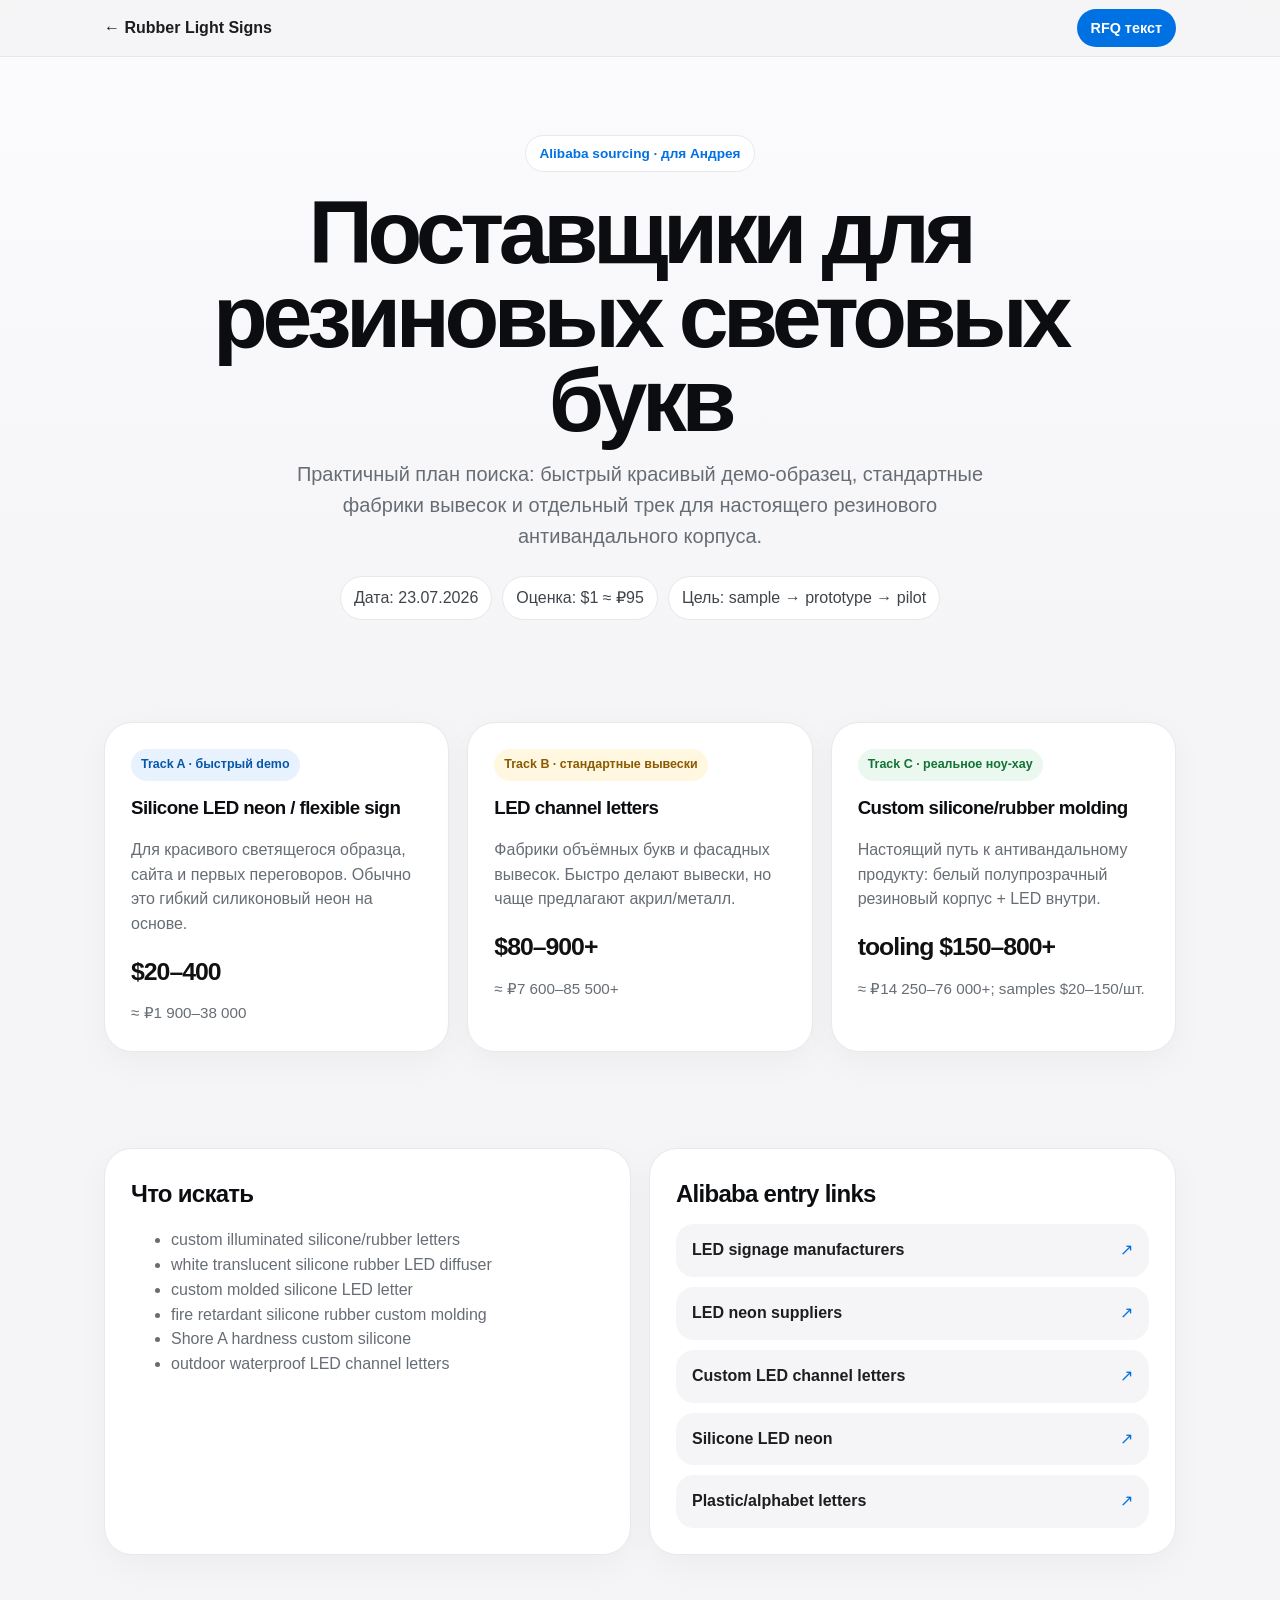
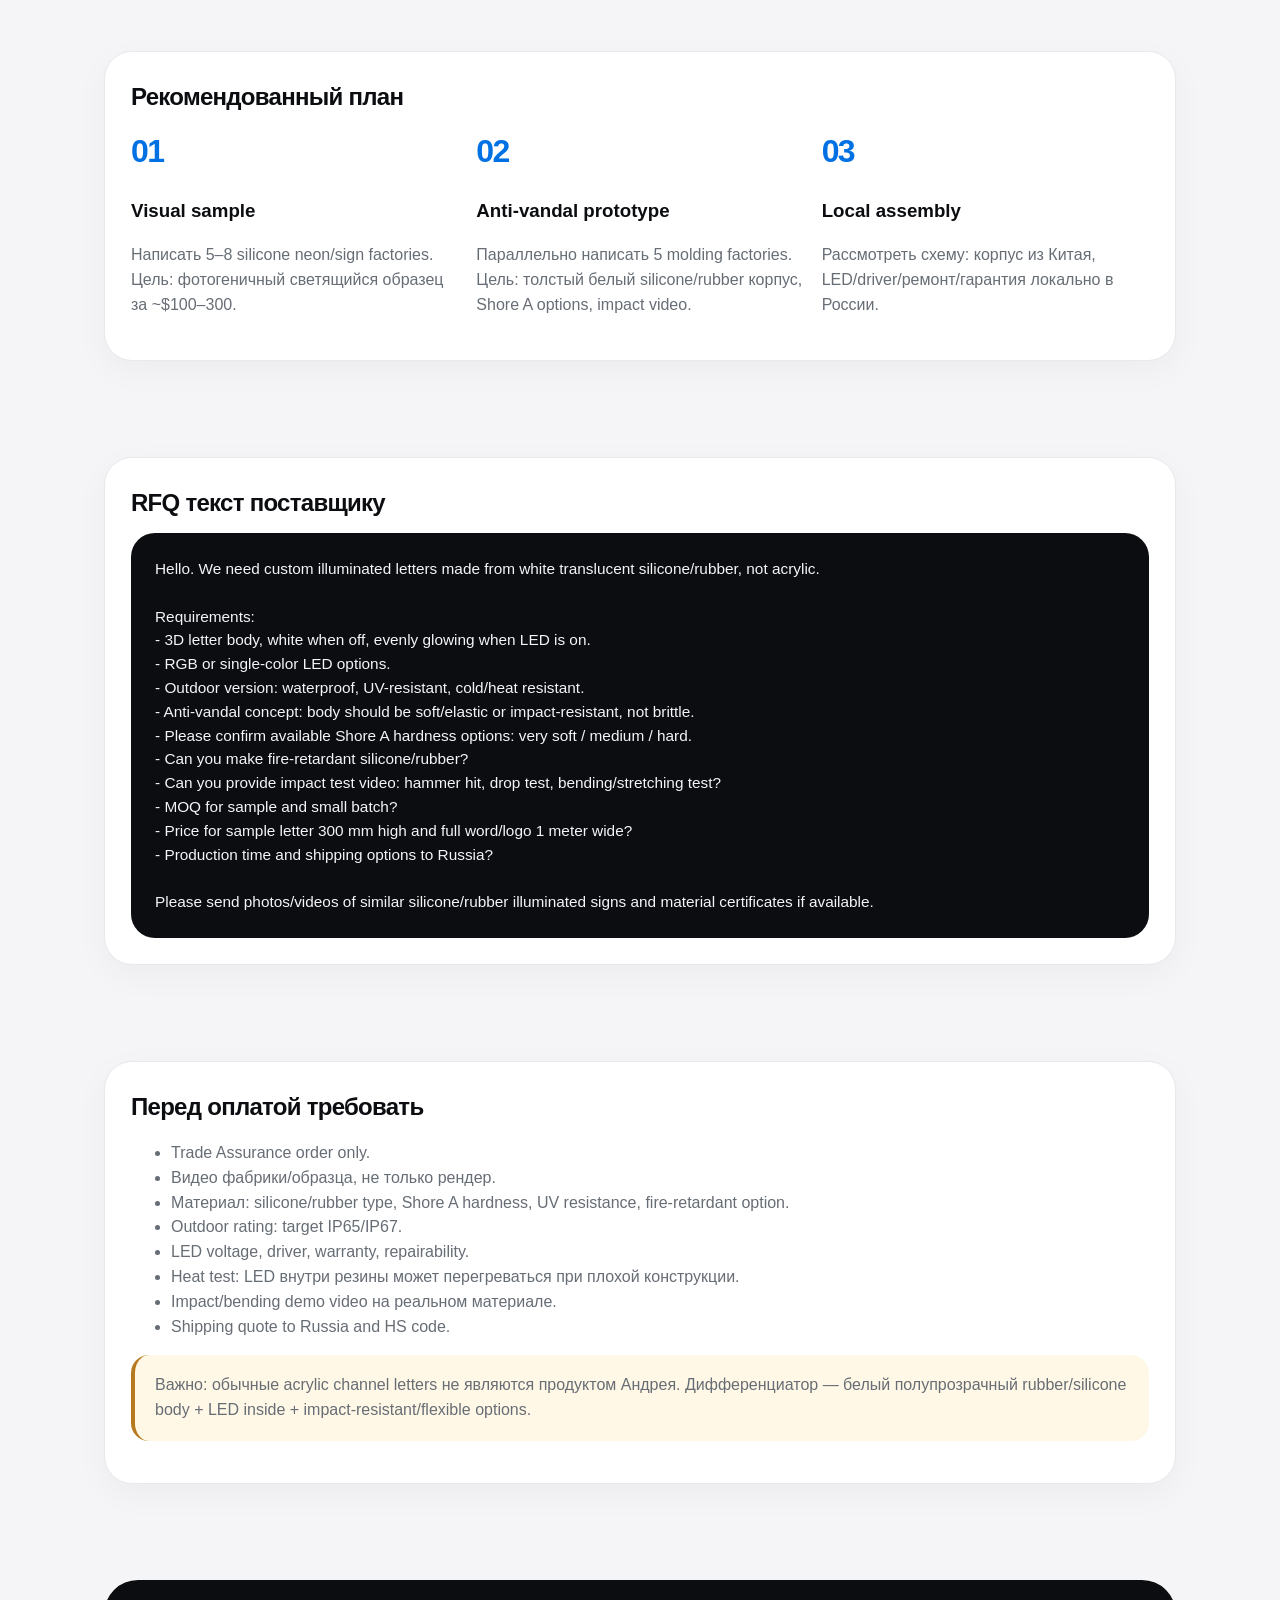
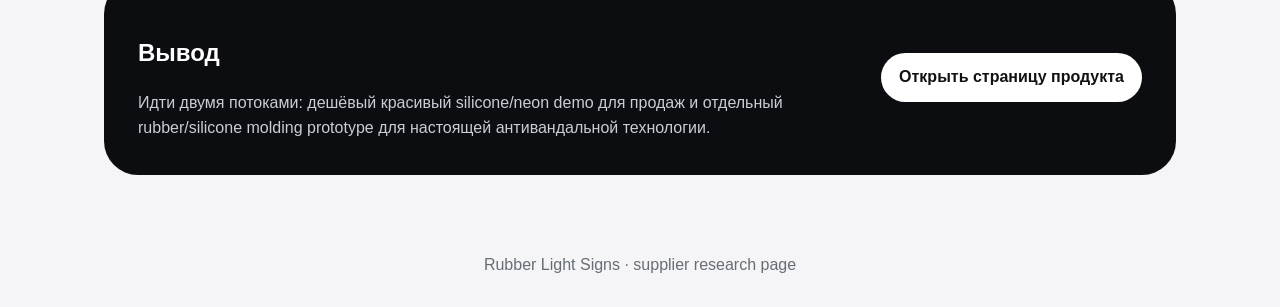
<file: ideas/rubber-letters-sourcing.html>
<!DOCTYPE html>
<html lang="ru">
<head>
<meta charset="UTF-8">
<meta name="viewport" content="width=device-width, initial-scale=1.0">
<title>Поставщики для резиновых световых букв | Alibaba sourcing</title>
<meta name="description" content="Обзор направлений поиска поставщиков на Alibaba для антивандальных резиновых световых букв: цены, MOQ, RFQ, риски и рекомендации.">
<style>
:root{--ink:#0b0d10;--muted:#676d75;--soft:#f5f5f7;--paper:#fff;--line:#e8e8ed;--blue:#0071e3;--green:#16a34a;--amber:#b7791f;--red:#c2410c;--shadow:0 24px 80px rgba(15,23,42,.10);--sans:-apple-system,BlinkMacSystemFont,"SF Pro Display","SF Pro Text",Inter,"Segoe UI",Arial,sans-serif}*{box-sizing:border-box}body{margin:0;background:var(--soft);color:var(--ink);font-family:var(--sans);line-height:1.55;-webkit-font-smoothing:antialiased}a{color:var(--blue);text-decoration:none}.wrap{max-width:1120px;margin:0 auto;padding:0 24px}.top{position:sticky;top:0;background:rgba(245,245,247,.78);backdrop-filter:saturate(180%) blur(22px);border-bottom:1px solid rgba(0,0,0,.06);z-index:10}.top .wrap{height:56px;display:flex;align-items:center;justify-content:space-between}.brand{font-weight:750;color:#1d1d1f}.pill{background:var(--blue);color:white;border-radius:999px;padding:8px 14px;font-size:.9rem;font-weight:650}.hero{text-align:center;padding:78px 0 54px;background:linear-gradient(180deg,#fbfbfd,#f5f5f7)}.eyebrow{display:inline-block;color:var(--blue);background:#fff;border:1px solid var(--line);border-radius:999px;padding:7px 13px;font-weight:700;font-size:.85rem}h1{margin:18px auto 16px;max-width:900px;font-size:clamp(2.8rem,7vw,6.2rem);line-height:.94;letter-spacing:-.06em} .lead{max-width:760px;margin:0 auto;color:var(--muted);font-size:1.25rem}.meta{display:flex;gap:10px;justify-content:center;flex-wrap:wrap;margin-top:24px}.meta span{background:#fff;border:1px solid var(--line);border-radius:999px;padding:9px 13px;color:#3f444b}.section{padding:48px 0}.grid{display:grid;grid-template-columns:repeat(3,1fr);gap:18px}.card,.panel{background:#fff;border:1px solid var(--line);border-radius:28px;padding:26px;box-shadow:0 10px 34px rgba(15,23,42,.04)}.card h3,.panel h2{margin:0 0 12px;letter-spacing:-.03em}.price{font-size:1.55rem;font-weight:800;letter-spacing:-.04em;margin:10px 0;color:#111}.rub{color:var(--muted);font-size:.95rem}.tag{display:inline-block;border-radius:999px;padding:6px 10px;font-size:.78rem;font-weight:750;margin-bottom:12px}.tag.fast{background:#e8f2ff;color:#0757a8}.tag.warn{background:#fff7df;color:#8a5a00}.tag.real{background:#eaf8ef;color:#147235}.card p,.panel p,li{color:var(--muted)}.links{display:grid;gap:10px}.link{display:flex;justify-content:space-between;gap:12px;align-items:center;background:#f5f5f7;border-radius:18px;padding:14px 16px}.link b{color:#1d1d1f}.two{display:grid;grid-template-columns:1fr 1fr;gap:18px}.steps{counter-reset:s;display:grid;grid-template-columns:repeat(3,1fr);gap:18px}.step:before{counter-increment:s;content:"0" counter(s);display:block;color:var(--blue);font-weight:850;font-size:2rem;letter-spacing:-.05em}.rfq{white-space:pre-wrap;background:#0b0d10;color:#f5f5f7;border-radius:24px;padding:24px;overflow:auto;font-size:.96rem}.note{border-left:4px solid var(--amber);background:#fff8e6;padding:18px 20px;border-radius:18px;color:#5d430b}.cta{background:#0b0d10;color:#fff;border-radius:34px;padding:34px;display:flex;justify-content:space-between;gap:24px;align-items:center}.cta p{color:#c9ced6;margin:8px 0 0}.btn{background:#fff;color:#111;border-radius:999px;padding:12px 18px;font-weight:750;white-space:nowrap}footer{padding:30px 0;color:var(--muted);text-align:center}@media(max-width:860px){.grid,.two,.steps{grid-template-columns:1fr}.cta{display:block}.btn{display:inline-block;margin-top:18px}.top .wrap{gap:12px}.pill{font-size:.82rem}}
</style>
</head>
<body>
<nav class="top"><div class="wrap"><a class="brand" href="rubber-letters.html">← Rubber Light Signs</a><a class="pill" href="#rfq">RFQ текст</a></div></nav>
<header class="hero"><div class="wrap"><span class="eyebrow">Alibaba sourcing · для Андрея</span><h1>Поставщики для резиновых световых букв</h1><p class="lead">Практичный план поиска: быстрый красивый демо‑образец, стандартные фабрики вывесок и отдельный трек для настоящего резинового антивандального корпуса.</p><div class="meta"><span>Дата: 23.07.2026</span><span>Оценка: $1 ≈ ₽95</span><span>Цель: sample → prototype → pilot</span></div></div></header>
<main>
<section class="section"><div class="wrap grid">
<article class="card"><span class="tag fast">Track A · быстрый demo</span><h3>Silicone LED neon / flexible sign</h3><p>Для красивого светящегося образца, сайта и первых переговоров. Обычно это гибкий силиконовый неон на основе.</p><div class="price">$20–400</div><div class="rub">≈ ₽1 900–38 000</div></article>
<article class="card"><span class="tag warn">Track B · стандартные вывески</span><h3>LED channel letters</h3><p>Фабрики объёмных букв и фасадных вывесок. Быстро делают вывески, но чаще предлагают акрил/металл.</p><div class="price">$80–900+</div><div class="rub">≈ ₽7 600–85 500+</div></article>
<article class="card"><span class="tag real">Track C · реальное ноу‑хау</span><h3>Custom silicone/rubber molding</h3><p>Настоящий путь к антивандальному продукту: белый полупрозрачный резиновый корпус + LED внутри.</p><div class="price">tooling $150–800+</div><div class="rub">≈ ₽14 250–76 000+; samples $20–150/шт.</div></article>
</div></section>
<section class="section"><div class="wrap two"><div class="panel"><h2>Что искать</h2><ul><li>custom illuminated silicone/rubber letters</li><li>white translucent silicone rubber LED diffuser</li><li>custom molded silicone LED letter</li><li>fire retardant silicone rubber custom molding</li><li>Shore A hardness custom silicone</li><li>outdoor waterproof LED channel letters</li></ul></div><div class="panel"><h2>Alibaba entry links</h2><div class="links"><a class="link" href="https://www.alibaba.com/supplier/led-signage-manufacturer.html"><b>LED signage manufacturers</b><span>↗</span></a><a class="link" href="https://www.alibaba.com/neon-sign-led-suppliers.html"><b>LED neon suppliers</b><span>↗</span></a><a class="link" href="https://www.alibaba.com/showroom/custom-led-channel-letters.html"><b>Custom LED channel letters</b><span>↗</span></a><a class="link" href="https://www.alibaba.com/showroom/silicone-led-neon-sign.html"><b>Silicone LED neon</b><span>↗</span></a><a class="link" href="https://www.alibaba.com/showroom/plastic-alphabet-letters.html"><b>Plastic/alphabet letters</b><span>↗</span></a></div></div></div></section>
<section class="section"><div class="wrap"><div class="panel"><h2>Рекомендованный план</h2><div class="steps"><article class="step"><h3>Visual sample</h3><p>Написать 5–8 silicone neon/sign factories. Цель: фотогеничный светящийся образец за ~$100–300.</p></article><article class="step"><h3>Anti‑vandal prototype</h3><p>Параллельно написать 5 molding factories. Цель: толстый белый silicone/rubber корпус, Shore A options, impact video.</p></article><article class="step"><h3>Local assembly</h3><p>Рассмотреть схему: корпус из Китая, LED/driver/ремонт/гарантия локально в России.</p></article></div></div></div></section>
<section class="section" id="rfq"><div class="wrap"><div class="panel"><h2>RFQ текст поставщику</h2><div class="rfq">Hello. We need custom illuminated letters made from white translucent silicone/rubber, not acrylic.

Requirements:
- 3D letter body, white when off, evenly glowing when LED is on.
- RGB or single-color LED options.
- Outdoor version: waterproof, UV-resistant, cold/heat resistant.
- Anti-vandal concept: body should be soft/elastic or impact-resistant, not brittle.
- Please confirm available Shore A hardness options: very soft / medium / hard.
- Can you make fire-retardant silicone/rubber?
- Can you provide impact test video: hammer hit, drop test, bending/stretching test?
- MOQ for sample and small batch?
- Price for sample letter 300 mm high and full word/logo 1 meter wide?
- Production time and shipping options to Russia?

Please send photos/videos of similar silicone/rubber illuminated signs and material certificates if available.</div></div></div></section>
<section class="section"><div class="wrap"><div class="panel"><h2>Перед оплатой требовать</h2><ul><li>Trade Assurance order only.</li><li>Видео фабрики/образца, не только рендер.</li><li>Материал: silicone/rubber type, Shore A hardness, UV resistance, fire-retardant option.</li><li>Outdoor rating: target IP65/IP67.</li><li>LED voltage, driver, warranty, repairability.</li><li>Heat test: LED внутри резины может перегреваться при плохой конструкции.</li><li>Impact/bending demo video на реальном материале.</li><li>Shipping quote to Russia and HS code.</li></ul><p class="note">Важно: обычные acrylic channel letters не являются продуктом Андрея. Дифференциатор — белый полупрозрачный rubber/silicone body + LED inside + impact‑resistant/flexible options.</p></div></div></section>
<section class="section"><div class="wrap"><div class="cta"><div><h2>Вывод</h2><p>Идти двумя потоками: дешёвый красивый silicone/neon demo для продаж и отдельный rubber/silicone molding prototype для настоящей антивандальной технологии.</p></div><a class="btn" href="rubber-letters.html">Открыть страницу продукта</a></div></div></section>
</main><footer>Rubber Light Signs · supplier research page</footer>
</body></html>
</file>
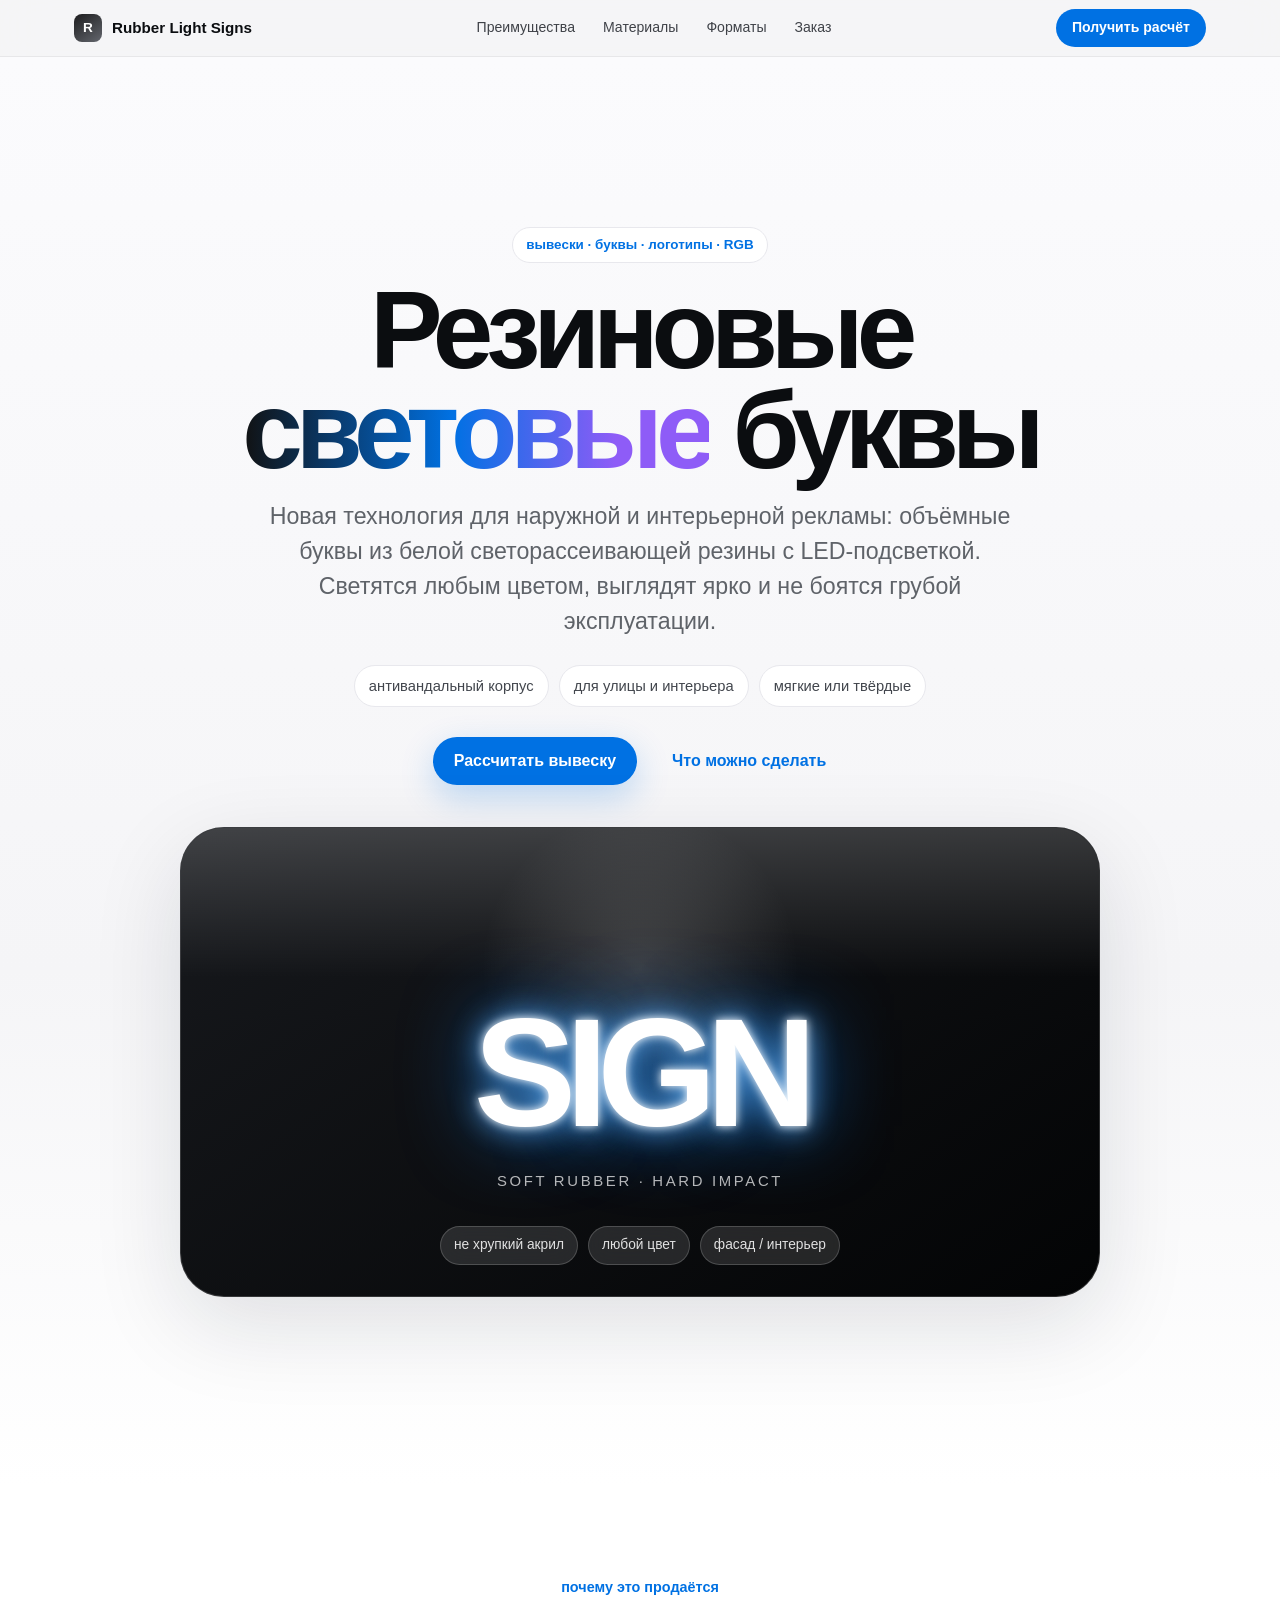
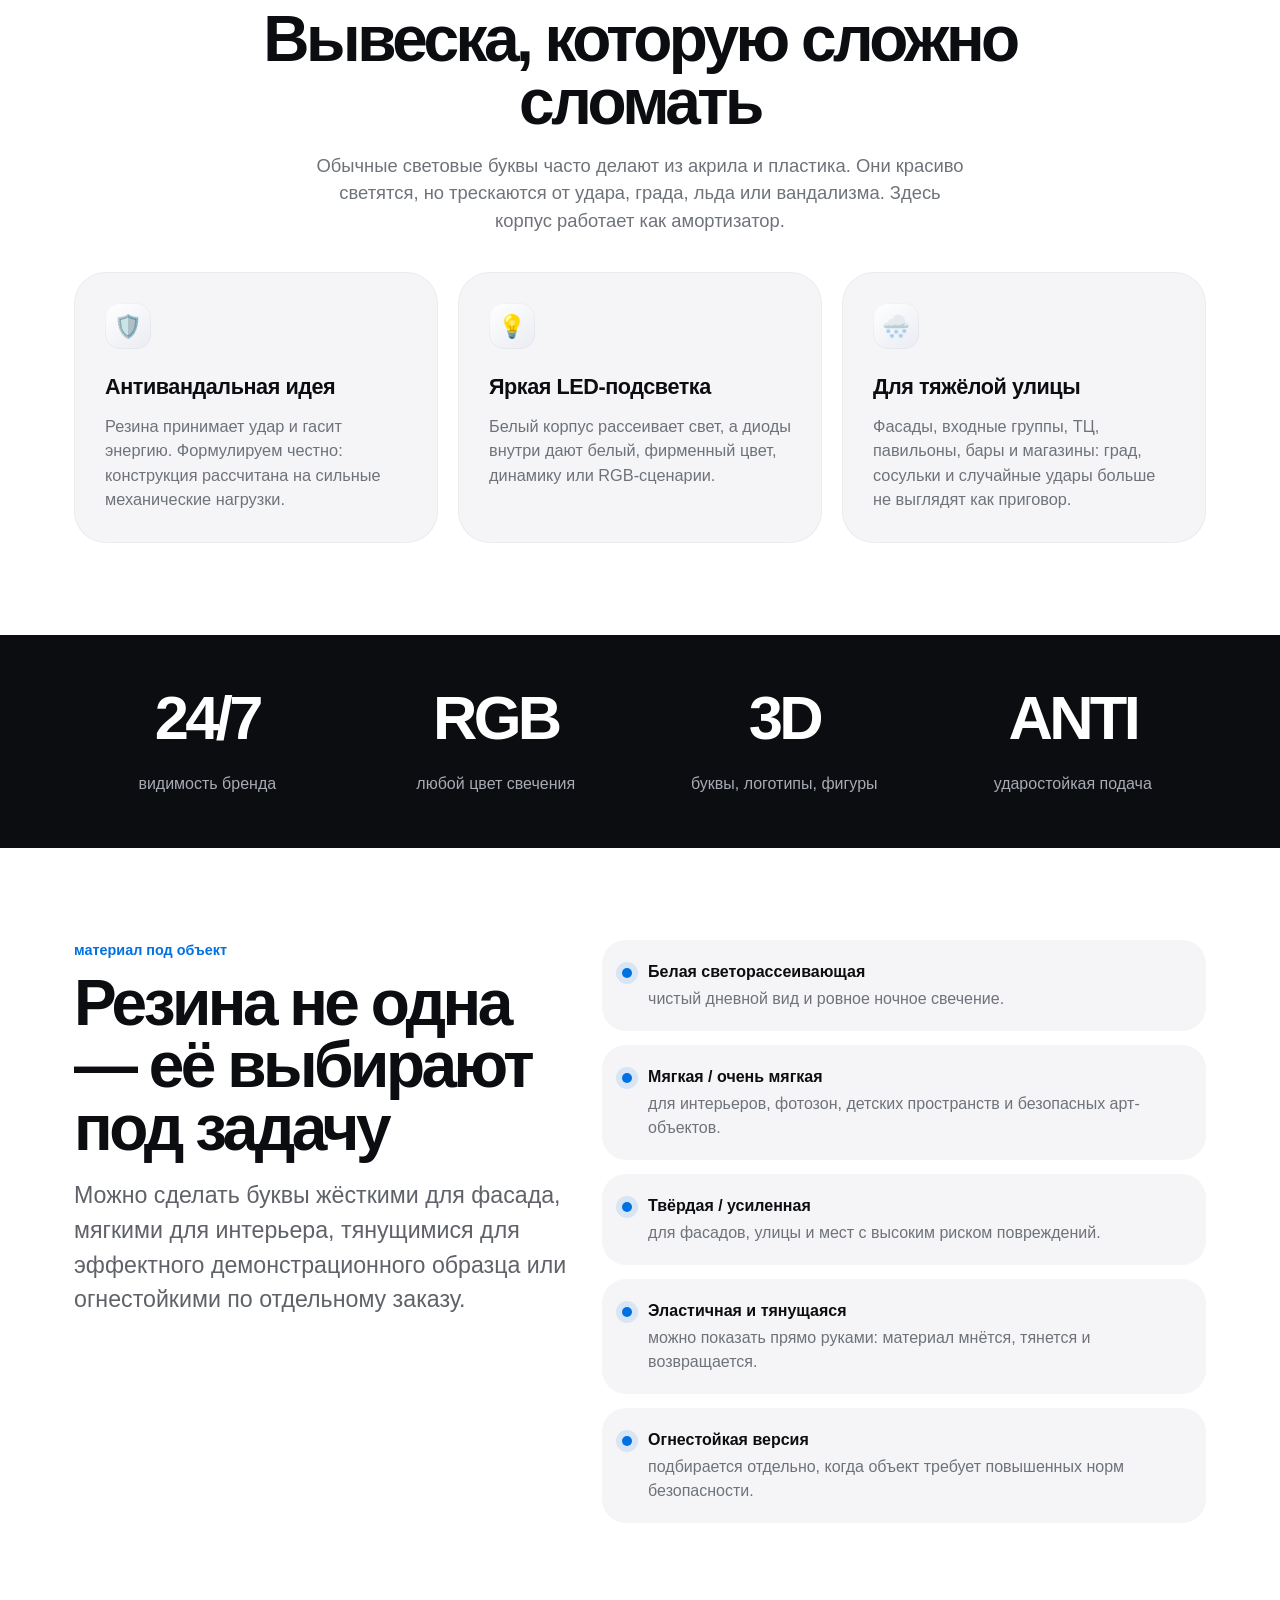
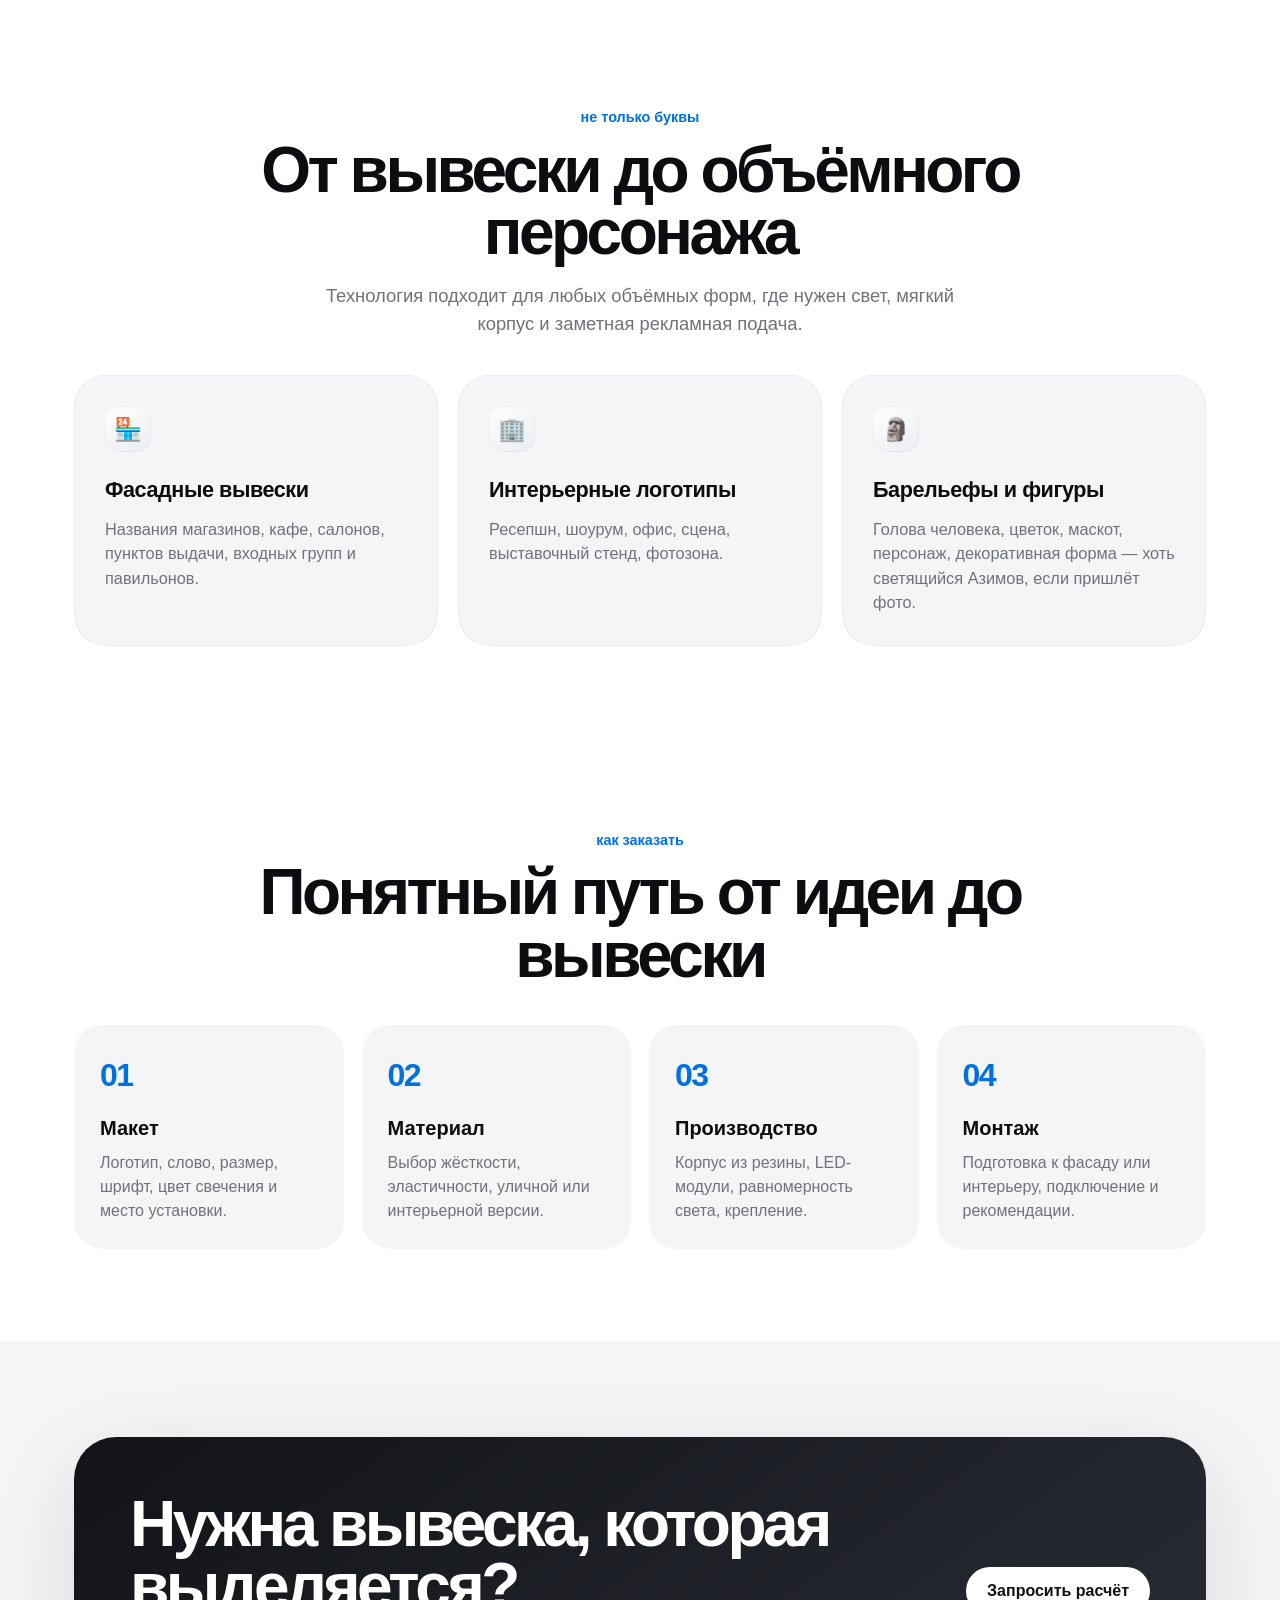
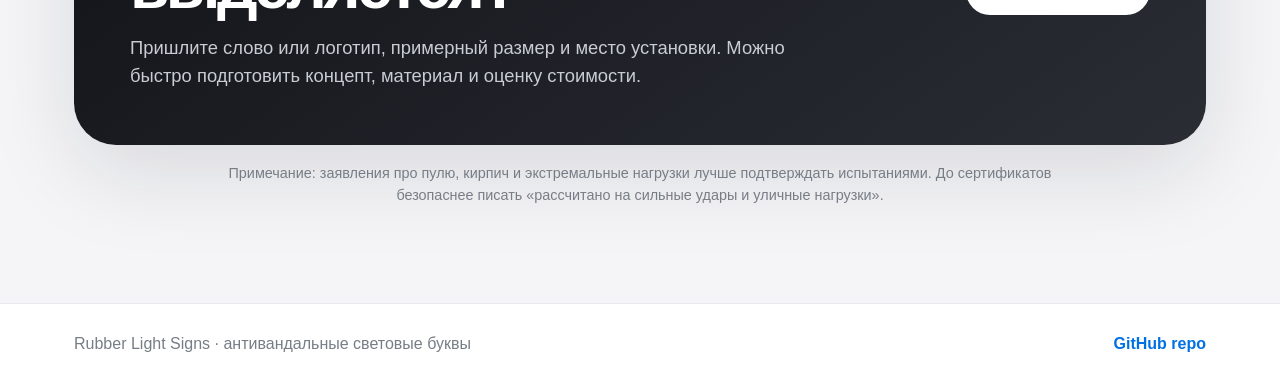
<file: ideas/rubber-letters.html>
<!DOCTYPE html>
<html lang="ru">
<head>
<meta charset="UTF-8">
<meta name="viewport" content="width=device-width, initial-scale=1.0">
<title>Резиновые световые буквы для вывесок | Антивандальная наружная реклама</title>
<meta name="description" content="Изготовление антивандальных резиновых световых букв для фасадных вывесок, интерьерной рекламы, логотипов и объёмных арт-объектов.">
<style>
:root{
  --ink:#0b0d10; --muted:#6e737a; --soft:#f5f5f7; --paper:#ffffff; --line:#e8e8ed; --blue:#0071e3; --silver:#d9dde4; --glow:#f6f8fb; --shadow:0 28px 90px rgba(15,23,42,.12); --radius:32px;
  --sans:-apple-system,BlinkMacSystemFont,"SF Pro Display","SF Pro Text","Inter","Segoe UI",Arial,sans-serif;
}
*{box-sizing:border-box} html{scroll-behavior:smooth} body{margin:0;background:var(--soft);color:var(--ink);font-family:var(--sans);line-height:1.5;-webkit-font-smoothing:antialiased} a{color:inherit;text-decoration:none}.wrap{max-width:1180px;margin:0 auto;padding:0 24px}
.topbar{position:sticky;top:0;z-index:20;background:rgba(245,245,247,.78);backdrop-filter:saturate(180%) blur(22px);border-bottom:1px solid rgba(0,0,0,.06)}.topbar .wrap{height:56px;display:flex;align-items:center;justify-content:space-between;gap:22px}.brand{display:flex;align-items:center;gap:10px;font-weight:700;font-size:.95rem}.brand-mark{width:28px;height:28px;border-radius:8px;background:linear-gradient(145deg,#1d1d1f,#63666d);display:grid;place-items:center;color:white;font-size:.85rem}.nav{display:flex;gap:28px;color:#3f4248;font-size:.88rem}.phone{padding:8px 16px;border-radius:999px;background:var(--blue);color:white;font-weight:600;font-size:.88rem}
.hero{position:relative;overflow:hidden;background:linear-gradient(180deg,#fbfbfd 0%,#f5f5f7 64%,#fff 100%)}.hero-grid{display:grid;grid-template-columns:1fr;gap:34px;text-align:center;padding:78px 24px 96px}.eyebrow{display:inline-flex;align-self:center;margin:0 auto;padding:7px 13px;border-radius:999px;background:#fff;border:1px solid var(--line);color:var(--blue);font-weight:600;font-size:.84rem}.hero h1{max-width:980px;margin:18px auto 18px;font-size:clamp(3.2rem,8.5vw,7.8rem);letter-spacing:-.065em;line-height:.92;font-weight:800}.hero h1 span{background:linear-gradient(90deg,#111 0%,#0071e3 45%,#8e5cf7 80%);-webkit-background-clip:text;background-clip:text;color:transparent}.lead{max-width:760px;margin:0 auto;color:#5f6369;font-size:clamp(1.08rem,2vw,1.45rem);font-weight:400}.proofs{display:flex;justify-content:center;flex-wrap:wrap;gap:10px;margin:26px auto 0}.proofs span{background:#fff;border:1px solid var(--line);border-radius:999px;padding:9px 14px;color:#42464d;font-size:.92rem}.cta-row{display:flex;justify-content:center;flex-wrap:wrap;gap:14px;margin-top:30px}.btn{display:inline-flex;align-items:center;justify-content:center;border-radius:999px;padding:12px 21px;font-weight:600;font-size:1rem;transition:.18s transform,.18s box-shadow}.btn:hover{transform:translateY(-1px)}.btn-primary{background:var(--blue);color:#fff;box-shadow:0 12px 34px rgba(0,113,227,.24)}.btn-secondary{background:transparent;color:var(--blue)}
.signboard{position:relative;max-width:920px;width:100%;height:min(50vw,470px);min-height:330px;margin:8px auto 0;border-radius:44px;background:radial-gradient(circle at 50% 30%,rgba(255,255,255,.18),transparent 28%),linear-gradient(145deg,#17191d,#030405);box-shadow:var(--shadow),inset 0 0 0 1px rgba(255,255,255,.16);overflow:hidden}.signboard:before{content:"";position:absolute;inset:1px;border-radius:43px;background:linear-gradient(180deg,rgba(255,255,255,.18),transparent 32%);pointer-events:none}.big-sign{position:absolute;inset:28% 28px auto;text-align:center;font-size:clamp(4.4rem,12vw,10rem);font-weight:900;letter-spacing:-.07em;color:#fff;text-shadow:0 0 10px #fff,0 0 30px #69b7ff,0 0 80px #0071e3;animation:premiumGlow 7s ease-in-out infinite}.subtitle-sign{position:absolute;left:28px;right:28px;bottom:104px;text-align:center;color:rgba(255,255,255,.70);font-size:.93rem;letter-spacing:.18em;text-transform:uppercase}.shop-window{position:absolute;left:34px;right:34px;bottom:32px;display:flex;justify-content:center;gap:10px;flex-wrap:wrap}.shop-window span{padding:8px 13px;border-radius:999px;background:rgba(255,255,255,.12);border:1px solid rgba(255,255,255,.18);color:rgba(255,255,255,.86);font-size:.86rem;backdrop-filter:blur(12px)}@keyframes premiumGlow{0%,100%{text-shadow:0 0 10px #fff,0 0 30px #69b7ff,0 0 80px #0071e3}50%{text-shadow:0 0 12px #fff,0 0 34px #c084fc,0 0 90px #8e5cf7}}
section{padding:92px 0;background:#fff}.section-head{text-align:center;margin:0 auto 38px;max-width:840px}.kicker{color:var(--blue);font-weight:700;font-size:.9rem;margin-bottom:10px}.section-head h2,h2{margin:0;font-size:clamp(2.3rem,5vw,4.8rem);letter-spacing:-.055em;line-height:.98;font-weight:800}.section-head p{margin:18px auto 0;max-width:650px;color:var(--muted);font-size:1.15rem}.cards{display:grid;grid-template-columns:repeat(3,1fr);gap:20px}.card{background:#f5f5f7;border:1px solid rgba(0,0,0,.04);border-radius:var(--radius);padding:30px;min-height:260px}.icon{width:46px;height:46px;border-radius:15px;background:linear-gradient(145deg,#fff,#e9ecf2);display:grid;place-items:center;font-size:1.4rem;margin-bottom:22px;box-shadow:inset 0 0 0 1px rgba(0,0,0,.04)}.card h3{margin:0 0 10px;font-size:1.35rem;letter-spacing:-.02em}.card p{margin:0;color:var(--muted);font-size:1.02rem}.strip{background:#0b0d10;color:white}.strip .wrap{padding:52px 24px;display:grid;grid-template-columns:repeat(4,1fr);gap:22px;text-align:center}.strip strong{display:block;font-size:clamp(2rem,4.8vw,4.4rem);letter-spacing:-.06em;line-height:1}.strip span{color:#a7abb3}.materials{display:grid;grid-template-columns:.9fr 1.1fr;gap:34px;align-items:start}.materials .lead{text-align:left;margin:18px 0 0}.material-list{display:grid;gap:14px}.material{display:flex;gap:16px;align-items:flex-start;background:#f5f5f7;border-radius:24px;padding:20px}.dot{width:10px;height:10px;border-radius:50%;background:var(--blue);box-shadow:0 0 0 6px rgba(0,113,227,.12);flex:0 0 auto;margin-top:8px}.material b{display:block;margin-bottom:3px}.material span{color:var(--muted)}.process{display:grid;grid-template-columns:repeat(4,1fr);gap:18px;counter-reset:step}.step{background:#f5f5f7;border-radius:28px;padding:26px}.step:before{counter-increment:step;content:"0" counter(step);display:block;color:var(--blue);font-weight:800;font-size:2rem;letter-spacing:-.05em}.step h3{margin:14px 0 8px;font-size:1.25rem}.step p{color:var(--muted);margin:0}.cta{padding:96px 0;background:#f5f5f7}.cta-box{border-radius:42px;background:linear-gradient(145deg,#111318,#2a2d34);color:white;padding:56px;box-shadow:var(--shadow);display:grid;grid-template-columns:1fr auto;gap:28px;align-items:center}.cta-box h2{color:white}.cta-box p{margin:16px 0 0;max-width:690px;color:#c8ccd3;font-size:1.15rem}.cta-box .btn{background:#fff;color:#111}.fineprint{max-width:880px;margin:18px auto 0;text-align:center;color:#777d86;font-size:.9rem}footer{padding:28px 0;background:#fff;color:#777d86;border-top:1px solid var(--line)}.foot{display:flex;justify-content:space-between;gap:18px;flex-wrap:wrap}.foot a{color:var(--blue);font-weight:600}
@media(max-width:920px){.nav{display:none}.cards,.materials,.process,.cta-box{grid-template-columns:1fr}.strip .wrap{grid-template-columns:repeat(2,1fr)}.cta-box{text-align:center}.hero-grid{padding-top:56px}.signboard{height:430px}}@media(max-width:620px){.topbar .wrap{height:auto;padding-top:12px;padding-bottom:12px;flex-wrap:wrap}.phone{margin-left:auto}.hero h1{font-size:3.35rem}.cards{grid-template-columns:1fr}.strip .wrap{grid-template-columns:1fr}.signboard{min-height:320px;border-radius:30px}.subtitle-sign{bottom:120px}.shop-window{left:18px;right:18px;bottom:22px}.cta-box{padding:34px 24px;border-radius:30px}}
</style>
</head>
<body>
<header class="topbar">
  <div class="wrap">
    <a class="brand" href="#top"><span class="brand-mark">R</span><span>Rubber Light Signs</span></a>
    <nav class="nav"><a href="#why">Преимущества</a><a href="#materials">Материалы</a><a href="#formats">Форматы</a><a href="#order">Заказ</a></nav>
    <a class="phone" href="#request">Получить расчёт</a>
  </div>
</header>

<main id="top">
  <section class="hero">
    <div class="wrap hero-grid">
      <div>
        <div class="eyebrow">вывески · буквы · логотипы · RGB</div>
        <h1>Резиновые <span>световые</span> буквы</h1>
        <p class="lead">Новая технология для наружной и интерьерной рекламы: объёмные буквы из белой светорассеивающей резины с LED-подсветкой. Светятся любым цветом, выглядят ярко и не боятся грубой эксплуатации.</p>
        <div class="proofs"><span>антивандальный корпус</span><span>для улицы и интерьера</span><span>мягкие или твёрдые</span></div>
        <div class="cta-row"><a class="btn btn-primary" href="#request">Рассчитать вывеску</a><a class="btn btn-secondary" href="#formats">Что можно сделать</a></div>
      </div>
      <div class="signboard" aria-label="Световая вывеска из резиновых букв">
        <div class="big-sign">SIGN</div>
        <div class="subtitle-sign">soft rubber · hard impact</div>
        <div class="shop-window"><span>не хрупкий акрил</span><span>любой цвет</span><span>фасад / интерьер</span></div>
      </div>
    </div>
  </section>

  <section id="why">
    <div class="wrap">
      <div class="section-head"><div><div class="kicker">почему это продаётся</div><h2>Вывеска, которую сложно сломать</h2></div><p>Обычные световые буквы часто делают из акрила и пластика. Они красиво светятся, но трескаются от удара, града, льда или вандализма. Здесь корпус работает как амортизатор.</p></div>
      <div class="cards">
        <article class="card"><div class="icon">🛡️</div><h3>Антивандальная идея</h3><p>Резина принимает удар и гасит энергию. Формулируем честно: конструкция рассчитана на сильные механические нагрузки.</p></article>
        <article class="card"><div class="icon">💡</div><h3>Яркая LED-подсветка</h3><p>Белый корпус рассеивает свет, а диоды внутри дают белый, фирменный цвет, динамику или RGB-сценарии.</p></article>
        <article class="card"><div class="icon">🌨️</div><h3>Для тяжёлой улицы</h3><p>Фасады, входные группы, ТЦ, павильоны, бары и магазины: град, сосульки и случайные удары больше не выглядят как приговор.</p></article>
      </div>
    </div>
  </section>

  <div class="strip"><div class="wrap"><div><strong>24/7</strong><br><span>видимость бренда</span></div><div><strong>RGB</strong><br><span>любой цвет свечения</span></div><div><strong>3D</strong><br><span>буквы, логотипы, фигуры</span></div><div><strong>ANTI</strong><br><span>ударостойкая подача</span></div></div></div>

  <section id="materials">
    <div class="wrap materials">
      <div>
        <div class="kicker">материал под объект</div><h2>Резина не одна — её выбирают под задачу</h2>
        <p class="lead">Можно сделать буквы жёсткими для фасада, мягкими для интерьера, тянущимися для эффектного демонстрационного образца или огнестойкими по отдельному заказу.</p>
      </div>
      <div class="material-list">
        <div class="material"><i class="dot"></i><div><b>Белая светорассеивающая</b><span>чистый дневной вид и ровное ночное свечение.</span></div></div>
        <div class="material"><i class="dot"></i><div><b>Мягкая / очень мягкая</b><span>для интерьеров, фотозон, детских пространств и безопасных арт-объектов.</span></div></div>
        <div class="material"><i class="dot"></i><div><b>Твёрдая / усиленная</b><span>для фасадов, улицы и мест с высоким риском повреждений.</span></div></div>
        <div class="material"><i class="dot"></i><div><b>Эластичная и тянущаяся</b><span>можно показать прямо руками: материал мнётся, тянется и возвращается.</span></div></div>
        <div class="material"><i class="dot"></i><div><b>Огнестойкая версия</b><span>подбирается отдельно, когда объект требует повышенных норм безопасности.</span></div></div>
      </div>
    </div>
  </section>

  <section id="formats">
    <div class="wrap">
      <div class="section-head"><div><div class="kicker">не только буквы</div><h2>От вывески до объёмного персонажа</h2></div><p>Технология подходит для любых объёмных форм, где нужен свет, мягкий корпус и заметная рекламная подача.</p></div>
      <div class="cards">
        <article class="card"><div class="icon">🏪</div><h3>Фасадные вывески</h3><p>Названия магазинов, кафе, салонов, пунктов выдачи, входных групп и павильонов.</p></article>
        <article class="card"><div class="icon">🏢</div><h3>Интерьерные логотипы</h3><p>Ресепшн, шоурум, офис, сцена, выставочный стенд, фотозона.</p></article>
        <article class="card"><div class="icon">🗿</div><h3>Барельефы и фигуры</h3><p>Голова человека, цветок, маскот, персонаж, декоративная форма — хоть светящийся Азимов, если пришлёт фото.</p></article>
      </div>
    </div>
  </section>

  <section id="order">
    <div class="wrap">
      <div class="section-head"><div><div class="kicker">как заказать</div><h2>Понятный путь от идеи до вывески</h2></div></div>
      <div class="process">
        <article class="step"><h3>Макет</h3><p>Логотип, слово, размер, шрифт, цвет свечения и место установки.</p></article>
        <article class="step"><h3>Материал</h3><p>Выбор жёсткости, эластичности, уличной или интерьерной версии.</p></article>
        <article class="step"><h3>Производство</h3><p>Корпус из резины, LED-модули, равномерность света, крепление.</p></article>
        <article class="step"><h3>Монтаж</h3><p>Подготовка к фасаду или интерьеру, подключение и рекомендации.</p></article>
      </div>
    </div>
  </section>

  <section class="cta" id="request">
    <div class="wrap">
      <div class="cta-box">
        <div><h2>Нужна вывеска, которая выделяется?</h2><p>Пришлите слово или логотип, примерный размер и место установки. Можно быстро подготовить концепт, материал и оценку стоимости.</p></div>
        <a class="btn" href="mailto:example@example.com?subject=Резиновые%20световые%20буквы">Запросить расчёт</a>
      </div>
      <p class="fineprint">Примечание: заявления про пулю, кирпич и экстремальные нагрузки лучше подтверждать испытаниями. До сертификатов безопаснее писать «рассчитано на сильные удары и уличные нагрузки».</p>
    </div>
  </section>
</main>
<footer><div class="wrap foot"><span>Rubber Light Signs · антивандальные световые буквы</span><a href="https://github.com/AndreySog/andrei-rubber-letters">GitHub repo</a></div></footer>
</body>
</html>
</file>
<file: assets/css/main.css>
/* ============================================================
   andrei-ideas-site — main.css
   Sci-fi / blueprint feel. Dark base, accent glow, monospace
   headers, schematic frames, technical chrome.
   ============================================================ */

:root {
  /* palette */
  --bg:           #07090d;
  --bg-elev:      #0d1118;
  --bg-card:      #11161f;
  --bg-card-hi:   #161d28;
  --line:         #1c2531;
  --line-strong:  #2a3a4f;
  --text:         #d9e2ee;
  --text-dim:     #7d8b9c;
  --text-mute:    #4f5d6e;

  /* accents */
  --accent:       #4cc9f0;          /* cyan — primary sci-fi accent */
  --accent-glow:  rgba(76, 201, 240, 0.35);
  --accent-2:     #f48c2e;          /* amber — secondary / мёbius / twist */
  --accent-2-glow:rgba(244, 140, 46, 0.30);
  --good:         #58e878;
  --warn:         #ffcc4d;

  /* type */
  --mono:         "JetBrains Mono", "SF Mono", "Menlo", "Consolas",
                  "DejaVu Sans Mono", monospace;
  --sans:         -apple-system, BlinkMacSystemFont, "Inter", "Segoe UI",
                  Roboto, Helvetica, Arial, sans-serif;

  --maxw:         1180px;
  --radius:       8px;
  --radius-lg:    12px;

  /* motion */
  --ease:         cubic-bezier(0.4, 0, 0.2, 1);
}

/* ----- reset ----- */

*, *::before, *::after { box-sizing: border-box; }
html { scroll-behavior: smooth; }

html, body {
  margin: 0; padding: 0;
  background: var(--bg);
  color: var(--text);
  font-family: var(--sans);
  font-size: 16px;
  line-height: 1.65;
  -webkit-font-smoothing: antialiased;
  text-rendering: optimizeLegibility;
}

body {
  min-height: 100vh;
  background-image:
    radial-gradient(circle at 20% 0%, rgba(76, 201, 240, 0.06) 0%, transparent 40%),
    radial-gradient(circle at 80% 100%, rgba(244, 140, 46, 0.05) 0%, transparent 40%);
  background-attachment: fixed;
}

/* blueprint grid overlay — subtle */
body::before {
  content: "";
  position: fixed;
  inset: 0;
  pointer-events: none;
  background-image:
    linear-gradient(rgba(76, 201, 240, 0.04) 1px, transparent 1px),
    linear-gradient(90deg, rgba(76, 201, 240, 0.04) 1px, transparent 1px);
  background-size: 40px 40px, 40px 40px;
  z-index: 0;
}

/* faint scanning line animation */
body::after {
  content: "";
  position: fixed;
  inset: 0;
  pointer-events: none;
  background: linear-gradient(180deg,
              transparent 0%,
              rgba(76, 201, 240, 0.03) 49.5%,
              rgba(76, 201, 240, 0.06) 50%,
              rgba(76, 201, 240, 0.03) 50.5%,
              transparent 100%);
  background-size: 100% 200vh;
  animation: scan 12s linear infinite;
  z-index: 0;
}
@keyframes scan {
  from { background-position: 0 -100vh; }
  to   { background-position: 0 100vh; }
}
@media (prefers-reduced-motion: reduce) {
  body::after { animation: none; display: none; }
}

a { color: var(--accent); text-decoration: none; }
a:hover { text-decoration: underline; }
a:focus-visible { outline: 2px solid var(--accent); outline-offset: 3px; border-radius: 3px; }

/* ============================================================
   HERO
   ============================================================ */

.hero {
  position: relative;
  z-index: 1;
  padding: 80px 24px 56px;
  border-bottom: 1px solid var(--line);
  text-align: center;
}
.hero-inner { max-width: var(--maxw); margin: 0 auto; }

.hero-corners {
  position: absolute; inset: 16px;
  pointer-events: none;
  border: 1px solid transparent;
}
.hero-corners::before,
.hero-corners::after {
  content: ""; position: absolute; width: 28px; height: 28px;
  border: 1.5px solid var(--accent);
}
.hero-corners::before { top: 0; left: 0; border-right: 0; border-bottom: 0; }
.hero-corners::after  { bottom: 0; right: 0; border-left: 0; border-top: 0; }

.hero-tag {
  display: inline-block;
  font-family: var(--mono);
  font-size: 0.78rem;
  padding: 6px 14px;
  background: var(--bg-elev);
  border: 1px solid var(--line-strong);
  border-radius: 999px;
  color: var(--accent);
  letter-spacing: 0.12em;
  text-transform: uppercase;
  margin-bottom: 24px;
  box-shadow: 0 0 20px var(--accent-glow);
}

.hero h1 {
  margin: 0 0 16px;
  font-family: var(--mono);
  font-size: clamp(2rem, 5.5vw, 3.4rem);
  font-weight: 700;
  letter-spacing: -0.02em;
  line-height: 1.05;
}
.hero h1 .accent { color: var(--accent-2); }

.hero-sub {
  max-width: 680px;
  margin: 0 auto 32px;
  color: var(--text-dim);
  font-size: 1.05rem;
}

/* stat chips */
.hero-stats {
  display: flex;
  flex-wrap: wrap;
  gap: 12px;
  justify-content: center;
  margin-bottom: 28px;
}
.stat-chip {
  display: inline-flex;
  align-items: center;
  gap: 8px;
  padding: 8px 14px;
  background: var(--bg-card);
  border: 1px solid var(--line);
  border-radius: var(--radius);
  font-family: var(--mono);
  font-size: 0.82rem;
}
.stat-chip .stat-val {
  color: var(--accent);
  font-weight: 700;
  font-size: 0.95rem;
}
.stat-chip .stat-label { color: var(--text-dim); }
.stat-chip .stat-dot {
  width: 6px; height: 6px;
  border-radius: 50%;
  background: var(--good);
  box-shadow: 0 0 8px var(--good);
  animation: pulse 2s ease-in-out infinite;
}
@keyframes pulse {
  0%, 100% { opacity: 1; }
  50%      { opacity: 0.4; }
}

.hero-meta {
  color: var(--text-mute);
  font-family: var(--mono);
  font-size: 0.78rem;
  letter-spacing: 0.05em;
}
.hero-meta .dot { opacity: 0.4; margin: 0 8px; }

/* ============================================================
   NAV
   ============================================================ */

.quick-nav {
  position: sticky;
  top: 0;
  z-index: 10;
  background: rgba(7, 9, 13, 0.85);
  backdrop-filter: blur(10px);
  border-bottom: 1px solid var(--line);
  padding: 12px 24px;
  display: flex;
  gap: 4px;
  justify-content: center;
  flex-wrap: wrap;
  font-family: var(--mono);
  font-size: 0.82rem;
}
.quick-nav a {
  color: var(--text-dim);
  padding: 6px 14px;
  border-radius: var(--radius);
  transition: color 0.15s var(--ease), background 0.15s var(--ease);
}
.quick-nav a:hover {
  color: var(--accent);
  background: var(--bg-card);
  text-decoration: none;
}
.quick-nav a.is-active {
  color: var(--accent);
  background: var(--bg-card);
}

/* ============================================================
   MAIN LAYOUT
   ============================================================ */

main {
  position: relative;
  z-index: 1;
  max-width: var(--maxw);
  margin: 0 auto;
  padding: 56px 24px;
}

section { margin-bottom: 72px; scroll-margin-top: 80px; }

section h2 {
  font-family: var(--mono);
  font-size: 0.85rem;
  letter-spacing: 0.15em;
  text-transform: uppercase;
  color: var(--text-dim);
  margin: 0 0 24px;
  display: flex;
  align-items: center;
  gap: 12px;
}
section h2 .num {
  color: var(--accent);
  font-weight: 700;
}
section h2::after {
  content: "";
  flex: 1;
  height: 1px;
  background: linear-gradient(90deg, var(--line-strong), transparent);
}

/* ============================================================
   SECTIONS
   ============================================================ */

.split-grid {
  display: grid;
  grid-template-columns: 1fr 1fr;
  gap: 24px;
}
@media (max-width: 760px) { .split-grid { grid-template-columns: 1fr; } }

.about-card {
  background: var(--bg-card);
  border: 1px solid var(--line);
  border-radius: var(--radius-lg);
  padding: 28px;
  position: relative;
}
.about-card h3 {
  margin: 0 0 12px;
  font-family: var(--mono);
  font-size: 1rem;
  color: var(--accent);
}
.about-card p { color: var(--text-dim); margin: 0; }
.about-card p + p { margin-top: 12px; }

/* project grid */
.subsection-label {
  font-family: var(--mono);
  font-size: 0.75rem;
  letter-spacing: 0.12em;
  text-transform: uppercase;
  color: var(--text-mute);
  margin: 28px 0 14px;
  display: flex;
  align-items: center;
  gap: 10px;
}
.subsection-label .count {
  background: var(--bg-card);
  border: 1px solid var(--line);
  border-radius: 999px;
  padding: 2px 8px;
  color: var(--accent);
  font-weight: 700;
}

.grid {
  display: grid;
  grid-template-columns: repeat(auto-fill, minmax(320px, 1fr));
  gap: 18px;
}

.card {
  position: relative;
  display: flex;
  flex-direction: column;
  background: var(--bg-card);
  border: 1px solid var(--line);
  border-radius: var(--radius-lg);
  overflow: hidden;
  text-decoration: none;
  color: var(--text);
  transition: transform 0.18s var(--ease),
              border-color 0.18s var(--ease),
              box-shadow 0.18s var(--ease);
}
.card::before {
  content: "";
  position: absolute;
  left: 0; top: 0; bottom: 0;
  width: 3px;
  background: linear-gradient(180deg, var(--accent), var(--accent-2));
  transform: scaleY(0);
  transform-origin: top;
  transition: transform 0.25s var(--ease);
}
.card:hover {
  transform: translateY(-3px);
  border-color: var(--line-strong);
  box-shadow: 0 8px 30px rgba(0, 0, 0, 0.5), 0 0 20px var(--accent-glow);
  text-decoration: none;
}
.card:hover::before { transform: scaleY(1); }
.card-soon { opacity: 0.45; }
.card-soon:hover { transform: none; box-shadow: none; }

.card-thumb {
  position: relative;
  height: 160px;
  background: var(--bg-elev);
  border-bottom: 1px solid var(--line);
  display: flex;
  align-items: center;
  justify-content: center;
  overflow: hidden;
}

.card-thumb svg {
  width: 80%;
  height: 80%;
  filter: drop-shadow(0 0 8px var(--accent-glow));
}

.thumb-mobius {
  background: radial-gradient(ellipse at center, rgba(76, 201, 240, 0.08), transparent 70%);
}
.thumb-bolt {
  background: radial-gradient(ellipse at center, rgba(244, 140, 46, 0.08), transparent 70%);
}

.card-body { padding: 20px; flex: 1; display: flex; flex-direction: column; }

.card-meta {
  display: flex;
  gap: 8px;
  align-items: center;
  margin-bottom: 12px;
  flex-wrap: wrap;
}
.badge {
  display: inline-block;
  font-family: var(--mono);
  font-size: 0.68rem;
  padding: 3px 8px;
  border-radius: 4px;
  letter-spacing: 0.08em;
  text-transform: uppercase;
  border: 1px solid;
}
.badge-tag    { color: var(--accent); border-color: rgba(76, 201, 240, 0.3); background: rgba(76, 201, 240, 0.08); }
.badge-status { color: var(--good);   border-color: rgba(88, 232, 120, 0.3); background: rgba(88, 232, 120, 0.08); }
.badge-soon   { color: var(--text-mute); border-color: var(--line); background: var(--bg-elev); }
.badge-complexity { color: var(--accent-2); border-color: rgba(244, 140, 46, 0.3); background: rgba(244, 140, 46, 0.08); }

.card h3 {
  margin: 0 0 8px;
  font-family: var(--mono);
  font-size: 1.05rem;
  color: var(--text);
}
.card p { margin: 0; color: var(--text-dim); font-size: 0.9rem; flex: 1; }
.card-foot {
  margin-top: 16px;
  padding-top: 14px;
  border-top: 1px dashed var(--line);
  display: flex;
  justify-content: space-between;
  align-items: center;
  font-family: var(--mono);
  font-size: 0.78rem;
  color: var(--text-mute);
}
.card-foot .arrow {
  color: var(--accent);
  transition: transform 0.2s var(--ease);
}
.card:hover .card-foot .arrow { transform: translateX(4px); }

/* ============================================================
   PROSE
   ============================================================ */

.prose p { margin: 0 0 12px; color: var(--text-dim); }
.prose ul { color: var(--text-dim); padding-left: 20px; }
.prose li { margin-bottom: 6px; }
.prose strong { color: var(--text); }
.prose code {
  font-family: var(--mono);
  background: var(--bg-elev);
  border: 1px solid var(--line);
  padding: 1px 6px;
  border-radius: 4px;
  font-size: 0.88em;
  color: var(--accent);
}

/* ============================================================
   BOLT PAGE
   ============================================================ */

.breadcrumbs {
  font-family: var(--mono);
  font-size: 0.78rem;
  color: var(--text-mute);
  margin-bottom: 20px;
}
.breadcrumbs a { color: var(--text-dim); }
.breadcrumbs a:hover { color: var(--accent); text-decoration: none; }

.h1-page {
  font-family: var(--mono);
  font-size: clamp(1.6rem, 4vw, 2.4rem);
  margin: 0 0 8px;
  letter-spacing: -0.02em;
}
.h1-page .accent { color: var(--accent-2); }

.subtitle {
  color: var(--text-dim);
  font-size: 0.95rem;
  margin: 0 0 28px;
  max-width: 640px;
}

.meta-bar {
  display: flex;
  gap: 10px;
  flex-wrap: wrap;
  margin-bottom: 28px;
  font-family: var(--mono);
  font-size: 0.78rem;
  color: var(--text-dim);
}
.meta-chip {
  padding: 4px 10px;
  background: var(--bg-card);
  border: 1px solid var(--line);
  border-radius: 4px;
}

.switcher {
  display: inline-flex;
  background: var(--bg-elev);
  border: 1px solid var(--line-strong);
  border-radius: var(--radius);
  padding: 4px;
  margin-bottom: 16px;
  position: relative;
}
.switcher button {
  background: transparent;
  color: var(--text-dim);
  border: 0;
  padding: 10px 22px;
  font-size: 0.9rem;
  cursor: pointer;
  border-radius: 5px;
  font-family: var(--mono);
  letter-spacing: 0.05em;
  position: relative;
  transition: color 0.15s var(--ease);
}
.switcher button:not(.active):hover { color: var(--text); }
.switcher button.active {
  background: linear-gradient(180deg, var(--accent), #2a9fcf);
  color: #04141d;
  font-weight: 700;
  box-shadow: 0 0 18px var(--accent-glow);
}
.switcher-hint {
  display: inline-block;
  margin-left: 14px;
  font-family: var(--mono);
  font-size: 0.72rem;
  color: var(--text-mute);
  vertical-align: middle;
}
.switcher-hint kbd {
  background: var(--bg-elev);
  border: 1px solid var(--line);
  border-radius: 3px;
  padding: 1px 5px;
  font-family: inherit;
  font-size: 0.85em;
  color: var(--accent);
}

.view { display: none; }
.view.active { display: block; }

/* schematic frame for SVG embeds */
.stage {
  position: relative;
  background: #fafbfc;
  border-radius: var(--radius-lg);
  border: 1px solid var(--line-strong);
  padding: 28px;
  display: flex;
  align-items: center;
  justify-content: center;
  min-height: 360px;
  overflow: hidden;
}
.stage::before,
.stage::after {
  content: "";
  position: absolute;
  width: 22px; height: 22px;
  border: 1.5px solid var(--accent);
  opacity: 0.4;
}
.stage::before { top: 8px; left: 8px;   border-right: 0; border-bottom: 0; }
.stage::after  { bottom: 8px; right: 8px; border-left: 0; border-top: 0; }

.stage svg, .stage img {
  max-width: 100%;
  height: auto;
  display: block;
}

.stage-expand {
  position: absolute;
  top: 12px;
  right: 12px;
  background: rgba(7, 9, 13, 0.7);
  border: 1px solid var(--line-strong);
  color: var(--accent);
  padding: 6px 12px;
  border-radius: 4px;
  cursor: pointer;
  font-family: var(--mono);
  font-size: 0.72rem;
  opacity: 0;
  transition: opacity 0.15s var(--ease);
}
.stage:hover .stage-expand { opacity: 1; }

.note {
  margin-top: 20px;
  padding: 14px 18px;
  background: var(--bg-card);
  border-left: 3px solid var(--accent);
  border-radius: 4px;
  color: var(--text-dim);
  font-size: 0.9rem;
}
.note strong { color: var(--text); font-family: var(--mono); }

/* fullscreen overlay */
.fs-overlay {
  position: fixed;
  inset: 0;
  background: rgba(0, 0, 0, 0.92);
  z-index: 100;
  display: none;
  align-items: center;
  justify-content: center;
  padding: 4vh 4vw;
}
.fs-overlay.is-open { display: flex; }
.fs-overlay img,
.fs-overlay svg {
  max-width: 100%;
  max-height: 100%;
  object-fit: contain;
}
.fs-close {
  position: absolute;
  top: 16px;
  right: 16px;
  background: var(--bg-card);
  border: 1px solid var(--line-strong);
  color: var(--text);
  padding: 8px 14px;
  border-radius: 4px;
  cursor: pointer;
  font-family: var(--mono);
  font-size: 0.85rem;
}

/* ============================================================
   FOOTER
   ============================================================ */

footer {
  position: relative;
  z-index: 1;
  border-top: 1px solid var(--line);
  padding: 32px 24px;
  text-align: center;
  color: var(--text-mute);
  font-family: var(--mono);
  font-size: 0.78rem;
  line-height: 1.8;
}
footer .links a { margin: 0 8px; color: var(--text-dim); }
footer .links a:hover { color: var(--accent); text-decoration: none; }
footer .commit { color: var(--accent); }

/* ============================================================
   RESPONSIVE
   ============================================================ */

@media (max-width: 640px) {
  .hero { padding: 56px 16px 40px; }
  main  { padding: 40px 16px; }
  .grid { grid-template-columns: 1fr; }
  .card-thumb { height: 130px; }
  .stat-chip { font-size: 0.75rem; padding: 6px 10px; }
}
</file>
<file: assets/css/lock.css>
/* ============================================================
   andrei-ideas-site — lock.css
   Password gate for the whole site. Pairs with lock.js.
   The gate is client-side: stops casual viewers, not motivated
   scrapers. (Honest scope-limit per msgId 411.)
   ============================================================ */

/* prevent body scroll while locked */
html.is-locked, html.is-locked body {
  overflow: hidden !important;
  height: 100% !important;
}

/* The lock overlay covers everything behind #app */
.lock-overlay {
  position: fixed;
  inset: 0;
  z-index: 9999;
  display: flex;
  align-items: center;
  justify-content: center;
  padding: 24px;
  background:
    radial-gradient(circle at 30% 20%, rgba(76, 201, 240, 0.12) 0%, transparent 50%),
    radial-gradient(circle at 70% 80%, rgba(244, 140, 46, 0.10) 0%, transparent 50%),
    var(--bg);
}

/* hide while authenticated */
html:not(.is-locked) .lock-overlay { display: none; }

/* blueprint grid matches main.css — slightly stronger here */
.lock-overlay::before {
  content: "";
  position: absolute; inset: 0;
  background-image:
    linear-gradient(rgba(76, 201, 240, 0.06) 1px, transparent 1px),
    linear-gradient(90deg, rgba(76, 201, 240, 0.06) 1px, transparent 1px);
  background-size: 40px 40px;
  pointer-events: none;
}

.lock-card {
  position: relative;
  background: var(--bg-card);
  border: 1px solid var(--line-strong);
  border-radius: 12px;
  padding: 36px 32px;
  width: 100%;
  max-width: 380px;
  box-shadow:
    0 20px 60px rgba(0, 0, 0, 0.5),
    0 0 40px rgba(76, 201, 240, 0.15);
  animation: lockAppear 0.4s var(--ease, ease-out);
}
@keyframes lockAppear {
  from { opacity: 0; transform: translateY(8px) scale(0.98); }
  to   { opacity: 1; transform: translateY(0) scale(1); }
}

.lock-corners {
  position: absolute;
  inset: 6px;
  pointer-events: none;
}
.lock-corners::before,
.lock-corners::after {
  content: ""; position: absolute; width: 18px; height: 18px;
  border: 1.5px solid var(--accent);
}
.lock-corners::before { top: 0; left: 0; border-right: 0; border-bottom: 0; }
.lock-corners::after  { bottom: 0; right: 0; border-left: 0; border-top: 0; }

.lock-icon {
  width: 48px; height: 48px;
  margin: 0 auto 18px;
  display: flex; align-items: center; justify-content: center;
  border-radius: 50%;
  background: rgba(76, 201, 240, 0.08);
  border: 1px solid var(--line-strong);
  color: var(--accent);
}

.lock-title {
  font-family: var(--mono);
  font-size: 1rem;
  letter-spacing: 0.1em;
  text-transform: uppercase;
  text-align: center;
  margin: 0 0 8px;
  color: var(--accent);
}

.lock-subtitle {
  text-align: center;
  font-size: 0.85rem;
  color: var(--text-dim);
  margin: 0 0 24px;
}

.lock-form {
  display: flex;
  flex-direction: column;
  gap: 12px;
}

.lock-input {
  background: var(--bg-elev);
  border: 1px solid var(--line-strong);
  color: var(--text);
  font-family: var(--mono);
  font-size: 1rem;
  padding: 12px 14px;
  border-radius: 6px;
  outline: none;
  letter-spacing: 0.2em;
  text-align: center;
  transition: border-color 0.15s var(--ease, ease-out),
              box-shadow 0.15s var(--ease, ease-out);
}
.lock-input:focus {
  border-color: var(--accent);
  box-shadow: 0 0 0 3px rgba(76, 201, 240, 0.15);
}

.lock-input.is-error {
  border-color: #ff6b6b;
  box-shadow: 0 0 0 3px rgba(255, 107, 107, 0.15);
}

.lock-submit {
  background: linear-gradient(180deg, var(--accent), #2a9fcf);
  color: #04141d;
  border: 0;
  padding: 12px;
  font-family: var(--mono);
  font-size: 0.9rem;
  font-weight: 700;
  letter-spacing: 0.08em;
  text-transform: uppercase;
  border-radius: 6px;
  cursor: pointer;
  box-shadow: 0 0 18px rgba(76, 201, 240, 0.35);
  transition: transform 0.1s var(--ease, ease-out),
              box-shadow 0.15s var(--ease, ease-out);
}
.lock-submit:hover { transform: translateY(-1px); }
.lock-submit:active { transform: translateY(0); }

.lock-error {
  color: #ff6b6b;
  font-family: var(--mono);
  font-size: 0.78rem;
  text-align: center;
  margin: 4px 0 0;
  min-height: 18px;
  opacity: 0;
  transition: opacity 0.15s var(--ease, ease-out);
}
.lock-error.is-visible { opacity: 1; }

.lock-card.is-shaking {
  animation: lockShake 0.4s var(--ease, ease-out);
}
@keyframes lockShake {
  0%, 100%     { transform: translateX(0); }
  20%, 60%     { transform: translateX(-8px); }
  40%, 80%     { transform: translateX(8px); }
}

.lock-footer {
  margin-top: 22px;
  padding-top: 18px;
  border-top: 1px dashed var(--line);
  font-family: var(--mono);
  font-size: 0.7rem;
  color: var(--text-mute);
  text-align: center;
  line-height: 1.6;
}

/* gate badge in page footer */
.gate-badge {
  display: inline-flex;
  align-items: center;
  gap: 6px;
  margin-left: 12px;
  padding: 3px 9px;
  background: rgba(76, 201, 240, 0.08);
  border: 1px solid rgba(76, 201, 240, 0.3);
  border-radius: 999px;
  font-family: var(--mono);
  font-size: 0.68rem;
  color: var(--accent);
  letter-spacing: 0.08em;
  text-transform: uppercase;
  vertical-align: middle;
}
.gate-badge .dot {
  width: 5px; height: 5px;
  border-radius: 50%;
  background: var(--good);
  box-shadow: 0 0 6px var(--good);
}
</file>
